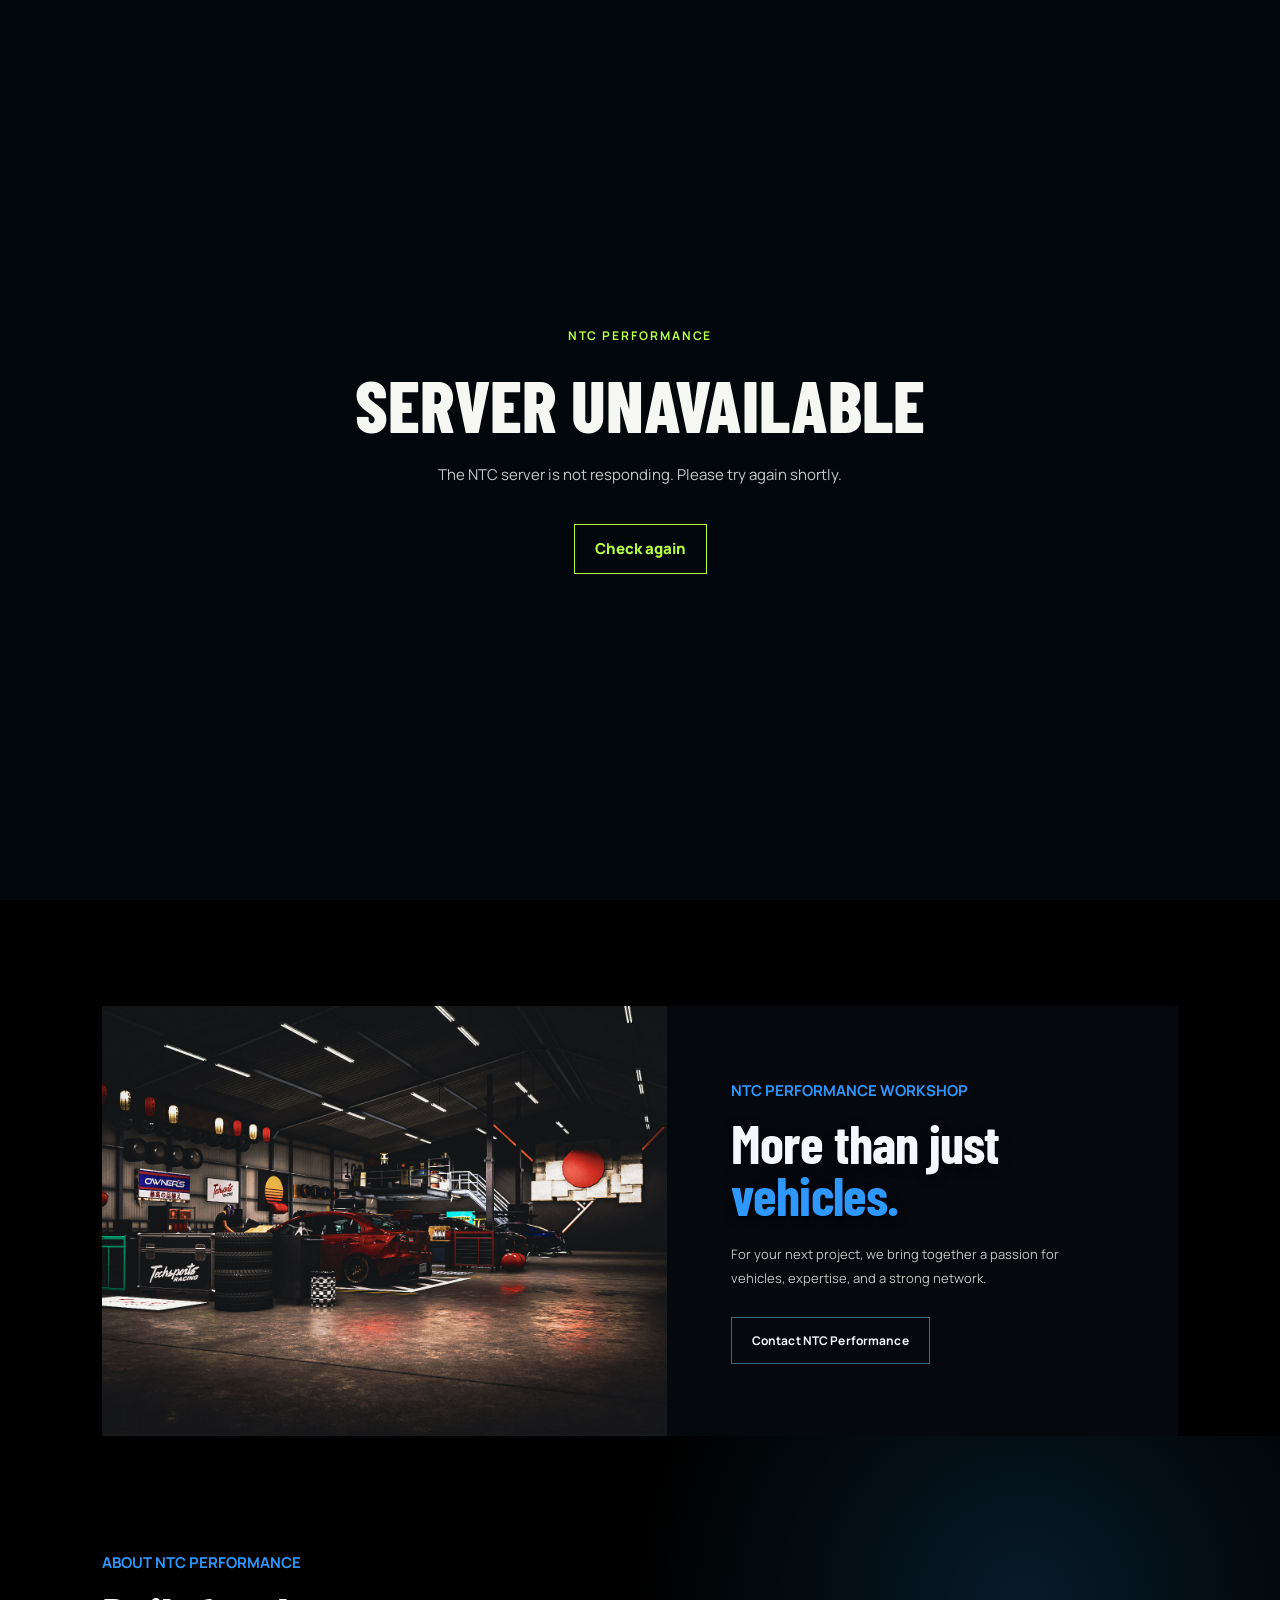
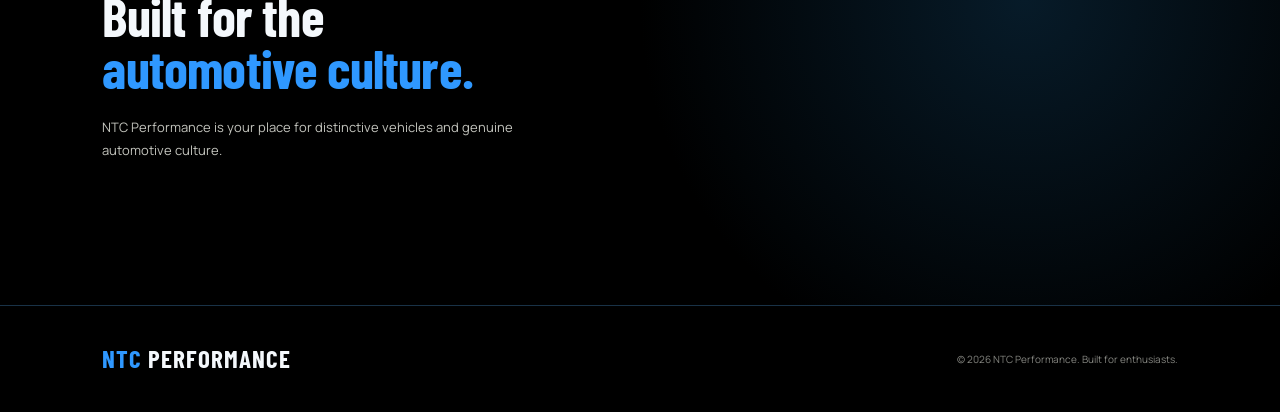
<file: index.html>
<!doctype html>
<html lang="en-US" class="maintenance-checking">
  <head>
    <meta charset="UTF-8"/>
    <meta name="viewport" content="width=device-width,initial-scale=1.0"/>
    <title>NTC Performance | Vehicles</title>
    <meta name="description" content="NTC Performance – your marketplace for selected vehicles."/>
    <meta name="theme-color" content="#02070b"/>
    <link rel="icon" type="image/svg+xml" href="/favicon.svg?v=20261020"/>
    <link rel="shortcut icon" href="/favicon.svg?v=20261020"/>
    <link rel="apple-touch-icon" href="/favicon.svg?v=20261020"/>
    <link rel="manifest" href="/site.webmanifest?v=20261020"/>
    <link rel="preconnect" href="https://fonts.googleapis.com"/>
    <link rel="preconnect" href="https://fonts.gstatic.com" crossorigin/>
    <link href="https://fonts.googleapis.com/css2?family=Barlow+Condensed:wght@500;600;700;800&family=Manrope:wght@400;500;600;700;800&display=swap" rel="stylesheet"/>
    <link rel="stylesheet" href="/styles.css"/>
    <link rel="stylesheet" href="/vehicle.css"/>
    <link rel="stylesheet" href="/server-status.css"/>
    <link rel="stylesheet" href="/maintenance-gate.css"/>
    <script src="/i18n.js"></script>
    <script src="/config.js"></script>
  </head>
  <body>
    <header class="site-header">
      <a class="brand" data-route href="/#home"><span>NTC</span> PERFORMANCE</a>
      <nav class="main-nav" id="main-nav" aria-label="Primary navigation">
        <a data-route href="/#home" class="active" data-i18n="nav.home">Home</a>
        <a data-route href="/fahrzeuge" data-i18n="nav.vehicles">Vehicles</a>
        <a data-route href="/#workshop" data-i18n="nav.workshop">Workshop</a>
        <a data-route href="/#about" data-i18n="nav.about">About NTC Performance</a>
        <div class="mobile-account-nav" id="mobile-account-nav">
        </div>
      </nav>
      <div class="account-area" id="account-area">
      </div>
      <button class="menu-toggle" type="button" data-menu-toggle aria-controls="main-nav" aria-expanded="false" data-i18n-aria-label="nav.openMenu" aria-label="Open menu"><span></span><span></span><span></span></button>
      <button class="btn btn-primary create-trigger" data-i18n="nav.create">+ List a vehicle</button>
    </header>
    <div class="server-status" id="server-status" role="alert" hidden><strong data-i18n="server.offline.title">SERVER UNAVAILABLE</strong><span data-i18n="server.offline.text">The NTC server is not responding right now. Please try again later.</span>
    </div>
    <main id="home">
      <section class="hero">
        <div class="hero-image">
        </div>
        <div class="hero-overlay">
        </div>
        <div class="hero-content">
          <p class="eyebrow" data-i18n="home.marketplace">NTC PERFORMANCE · VEHICLE MARKETPLACE</p>
          <h1><span data-i18n="home.heroLead">Find your</span><br/><em data-i18n="home.heroAccent">next vehicle.</em></h1>
          <p class="hero-copy" data-i18n="home.heroCopy">Selected vehicles for people who want more than simply getting from A to B.</p>
          <form class="search-bar" id="search-form"><span aria-hidden="true">⌕</span><input id="search-input" type="search" data-i18n-aria-label="home.searchAria" aria-label="Search vehicles" data-i18n-placeholder="home.searchPlaceholder" placeholder="Search by make, model, or location ..."/>
          <button data-i18n="common.search">Search</button>
        </form>
        <div class="hero-actions">
          <a class="btn btn-primary" data-route href="/fahrzeuge" data-i18n="home.discover">Discover vehicles</a>
          <button class="text-button create-trigger"><span data-i18n="home.create">List a vehicle</span> <span>→</span></button>
        </div>
        <p class="community-count"><strong id="account-count">0</strong> <span id="account-count-label" data-i18n="home.members.other">members at NTC Performance</span></p>
      </div>
      <div class="hero-stat"><strong>01</strong><span data-i18n="home.stat">Your next vehicle is waiting.</span>
      </div>
    </section>
    <section class="content-section listings-section" id="vehicles">
      <div class="section-heading">
        <div>
          <p class="eyebrow" data-i18n="home.exchange">VEHICLE MARKETPLACE</p>
          <h2><span data-i18n="home.current">Current</span> <em data-i18n="home.vehicles">vehicles</em></h2>
        </div>
        <span id="listing-count"></span>
      </div>
      <div id="listing-grid" class="listing-grid">
      </div>
    </section>
    <section class="workshop" id="workshop">
      <div class="workshop-photo">
      </div>
      <div class="workshop-copy">
        <p class="eyebrow" data-i18n="home.workshop">NTC PERFORMANCE WORKSHOP</p>
        <h2><span data-i18n="home.moreThan">More than just</span><br/><em data-i18n="home.workshopVehicles">vehicles.</em></h2>
        <p data-i18n="home.workshopCopy">For your next project, we bring together a passion for vehicles, expertise, and a strong network.</p>
        <a class="btn btn-outline" href="mailto:werkstatt@ntc-performance.de" data-i18n="home.contact">Contact NTC Performance</a>
      </div>
    </section>
    <section class="about" id="about">
      <p class="eyebrow" data-i18n="home.about">ABOUT NTC PERFORMANCE</p>
      <h2><span data-i18n="home.aboutLead">Built for the</span><br/><em data-i18n="home.aboutAccent">automotive culture.</em></h2>
      <p data-i18n="home.aboutCopy">NTC Performance is your place for distinctive vehicles and genuine automotive culture.</p>
    </section>
  </main>
  <main id="route-view" class="route-view" hidden aria-live="polite">
  </main>
  <footer>
    <a class="brand" data-route href="/#home"><span>NTC</span> PERFORMANCE</a>
    <p data-i18n="footer.copy">© 2026 NTC Performance. Built for enthusiasts.</p>
  </footer>
  <div class="modal" id="account-modal">
    <div class="modal-backdrop" data-close>
    </div>
    <section class="modal-panel account-panel">
      <button class="close-modal" data-close>×</button>
      <p class="eyebrow" data-i18n="auth.account">NTC PERFORMANCE ACCOUNT</p>
      <h2><span data-i18n="auth.headingLead">Your</span> <em data-i18n="auth.headingAccent">account.</em></h2>
      <p class="auth-required" data-i18n="auth.required">You must be logged in to use this feature.</p>
      <div class="account-tabs">
        <button class="account-tab active" data-tab="login" data-i18n="auth.login">Log in</button>
        <button class="account-tab" data-tab="register" data-i18n="auth.register">Register</button>
      </div>
      <form id="login-form" class="account-form active">
        <label><span data-i18n="auth.email">Email address</span><input name="email" type="email" required/></label>
        <label><span data-i18n="auth.password">Password</span><input name="password" type="password" minlength="6" required/></label>
        <button class="btn btn-primary"><span data-i18n="auth.login">Log in</span> →</button>
      </form>
      <form id="register-form" class="account-form">
        <label><span data-i18n="auth.name">Name</span><input name="name" maxlength="40" required/></label>
        <label><span data-i18n="auth.email">Email address</span><input name="email" type="email" required/></label>
        <label><span data-i18n="auth.password">Password</span><input name="password" type="password" minlength="8" required/></label>
        <label id="invite-code-field" hidden><span data-i18n="auth.invite">Invitation code</span><input name="invite_code" type="password" autocomplete="off" maxlength="100" data-i18n-placeholder="auth.invitePlaceholder" placeholder="Code from NTC Performance"/></label>
        <button class="btn btn-primary" data-i18n="auth.create">Create account →</button>
      </form>
    </section>
  </div>
  <div class="modal" id="create-modal">
    <div class="modal-backdrop" data-close>
    </div>
    <section class="modal-panel create-panel">
      <button class="close-modal" data-close>×</button>
      <p class="eyebrow" data-i18n="create.eyebrow">NTC PERFORMANCE · LIST A VEHICLE</p>
      <h2><span data-i18n="create.headingLead">Create a</span> <em data-i18n="create.headingAccent">vehicle.</em></h2>
      <form id="create-form">
        <div class="upload-zone"><input id="images" name="images[]" type="file" accept="image/*" multiple/><span class="upload-icon">↑</span><strong class="upload-required"><span data-i18n="create.images">Add vehicle images</span><b class="required-marker" aria-hidden="true">*</b></strong>
          <small id="image-count">0 / 50 images · Max. 5 MB per image</small>
          <div class="file-preview" id="file-preview">
          </div>
        </div>
        <div class="form-grid">
          <label><span class="field-label"><span data-i18n="create.make">Make</span><b class="required-marker" aria-hidden="true">*</b></span><input name="brand" required/></label>
          <label><span class="field-label"><span data-i18n="create.model">Model</span><b class="required-marker" aria-hidden="true">*</b></span><input name="model" required/></label>
          <label><span class="field-label"><span data-i18n="create.year">Model year</span><b class="required-marker" aria-hidden="true">*</b></span><input name="year" type="number" min="1900" max="2100" required/></label>
          <label><span class="field-label"><span id="create-price-label">Price (USD)</span><b class="required-marker" aria-hidden="true">*</b></span><input name="price" type="number" min="0" required/><input id="create-price-currency" name="price_currency" type="hidden" value="USD"/></label>
          <label><span class="field-label"><span data-i18n="create.mileage">Mileage</span><b class="required-marker" aria-hidden="true">*</b></span><input name="mileage" type="number" min="0" required/></label>
          <label><span class="field-label"><span data-i18n="create.power">HP / Power</span><b class="required-marker" aria-hidden="true">*</b></span><input name="horsepower" type="number" min="1" required/></label>
          <label><span class="field-label"><span data-i18n="create.fuel">Fuel</span><b class="required-marker" aria-hidden="true">*</b></span>
          <select name="fuel" required>
            <option value="petrol" data-i18n="value.petrol">Petrol</option>
            <option value="diesel" data-i18n="value.diesel">Diesel</option>
            <option value="hybrid" data-i18n="value.hybrid">Hybrid</option>
            <option value="electric" data-i18n="value.electric">Electric</option>
          </select>
          </label>
          <label><span class="field-label"><span data-i18n="create.transmission">Transmission</span><b class="required-marker" aria-hidden="true">*</b></span>
          <select name="transmission" required>
            <option value="automatic" data-i18n="value.automatic">Automatic</option>
            <option value="manual" data-i18n="value.manual">Manual</option>
          </select>
          </label>
          <label><span class="field-label"><span data-i18n="create.drive">Drivetrain</span><b class="required-marker" aria-hidden="true">*</b></span>
          <select name="drive" required>
            <option value="rwd" data-i18n="value.rwd">Rear-wheel drive</option>
            <option value="awd" data-i18n="value.awd">All-wheel drive</option>
            <option value="fwd" data-i18n="value.fwd">Front-wheel drive</option>
          </select>
          </label>
          <label><span class="field-label"><span data-i18n="create.color">Color</span><b class="required-marker" aria-hidden="true">*</b></span><input name="color" required/></label>
          <label><span class="field-label"><span data-i18n="create.location">Location</span><b class="required-marker" aria-hidden="true">*</b></span><input name="location" required/></label>
        </div>
        <div id="create-optional-fields">
        </div>
        <label><span class="field-label"><span data-i18n="create.description">Description</span><b class="required-marker" aria-hidden="true">*</b></span><textarea name="description" rows="5" maxlength="1500" required></textarea></label>
        <button class="btn btn-primary submit-listing" data-i18n="create.publish">Publish vehicle →</button>
      </form>
    </section>
  </div>
  <div class="modal" id="rating-modal">
    <div class="modal-backdrop" data-close>
    </div>
    <section class="modal-panel rating-panel">
      <button class="close-modal" data-close data-i18n-aria-label="common.close" aria-label="Close">×</button>
      <p class="eyebrow">NTC PERFORMANCE</p>
      <h2><span data-i18n="rating.headingLead">Submit a</span> <em data-i18n="rating.headingAccent">rating.</em></h2>
      <p class="rating-help" data-i18n="rating.instructions">Choose from one to five stars.</p>
      <div class="rating-picker" id="rating-picker" role="radiogroup" data-i18n-aria-label="rating.aria" aria-label="Vehicle rating">
      </div>
      <p class="rating-selection" id="rating-selection" aria-live="polite"></p>
      <label class="rating-comment-label" for="rating-comment"><span data-i18n="rating.commentLabel">Comment (optional)</span></label>
      <textarea id="rating-comment" maxlength="500" data-i18n-placeholder="rating.commentPlaceholder" placeholder="Your comment (optional, maximum 500 characters)"></textarea>
      <small id="rating-counter">0 / 500</small>
      <button class="btn btn-primary" id="save-rating" data-i18n="rating.save">Save rating →</button>
    </section>
  </div>
  <div class="modal rating-conversation-modal" id="rating-conversation-modal" aria-hidden="true">
    <div class="modal-backdrop" data-close>
    </div>
    <section class="modal-panel rating-conversation-panel" tabindex="-1">
      <button class="close-modal" data-close data-i18n-aria-label="common.close" aria-label="Close">×</button>
      <div id="rating-conversation-content">
      </div>
    </section>
  </div>
  <div class="modal" id="success-modal">
    <div class="modal-backdrop" data-close>
    </div>
    <section class="modal-panel success-panel">
      <div class="success-stars">★★★★★</div>
      <h2><span data-i18n="rating.savedLead">Rating</span> <em data-i18n="rating.savedAccent">saved!</em></h2>
      <p id="success-text"></p>
      <button class="btn btn-primary" data-close data-i18n="common.close">Close</button>
    </section>
  </div>
  <div class="modal image-lightbox" id="image-lightbox" role="dialog" aria-modal="true" data-i18n-aria-label="gallery.dialog" aria-label="Vehicle image in fullscreen">
    <div class="modal-backdrop" data-close>
    </div>
    <section class="lightbox-panel">
      <button class="lightbox-close" data-close data-i18n-aria-label="gallery.close" aria-label="Close fullscreen">×</button>
      <button class="lightbox-nav lightbox-prev" data-lightbox-prev data-i18n-aria-label="gallery.previous" aria-label="Previous image">‹</button>
      <img id="lightbox-image" alt="Vehicle image in fullscreen"/>
      <button class="lightbox-nav lightbox-next" data-lightbox-next data-i18n-aria-label="gallery.next" aria-label="Next image">›</button>
      <div class="lightbox-caption" id="lightbox-caption">
      </div>
    </section>
  </div>
  <div class="action-dialog" id="action-dialog" aria-hidden="true">
    <div class="action-dialog-backdrop" data-dialog-cancel>
    </div>
    <section class="action-dialog-panel" role="alertdialog" aria-modal="true" aria-labelledby="action-dialog-title" aria-describedby="action-dialog-message action-dialog-detail" aria-busy="false" tabindex="-1">
      <div class="action-dialog-mark" aria-hidden="true">!</div>
      <p class="action-dialog-eyebrow" id="action-dialog-eyebrow">NTC PERFORMANCE</p>
      <h2 id="action-dialog-title"></h2>
      <p class="action-dialog-message" id="action-dialog-message"></p>
      <p class="action-dialog-detail" id="action-dialog-detail"></p>
      <p class="action-dialog-error" id="action-dialog-error" role="alert" hidden></p>
      <div class="action-dialog-actions">
        <button class="btn btn-outline" type="button" id="action-dialog-cancel" data-dialog-cancel></button>
        <button class="btn action-dialog-confirm" type="button" id="action-dialog-confirm"></button>
      </div>
    </section>
  </div>
  <div class="toast-region" id="toast-region" aria-live="polite" aria-atomic="false">
  </div>
  <script src="/maintenance-gate.js"></script>
</body>
</html>
</file>
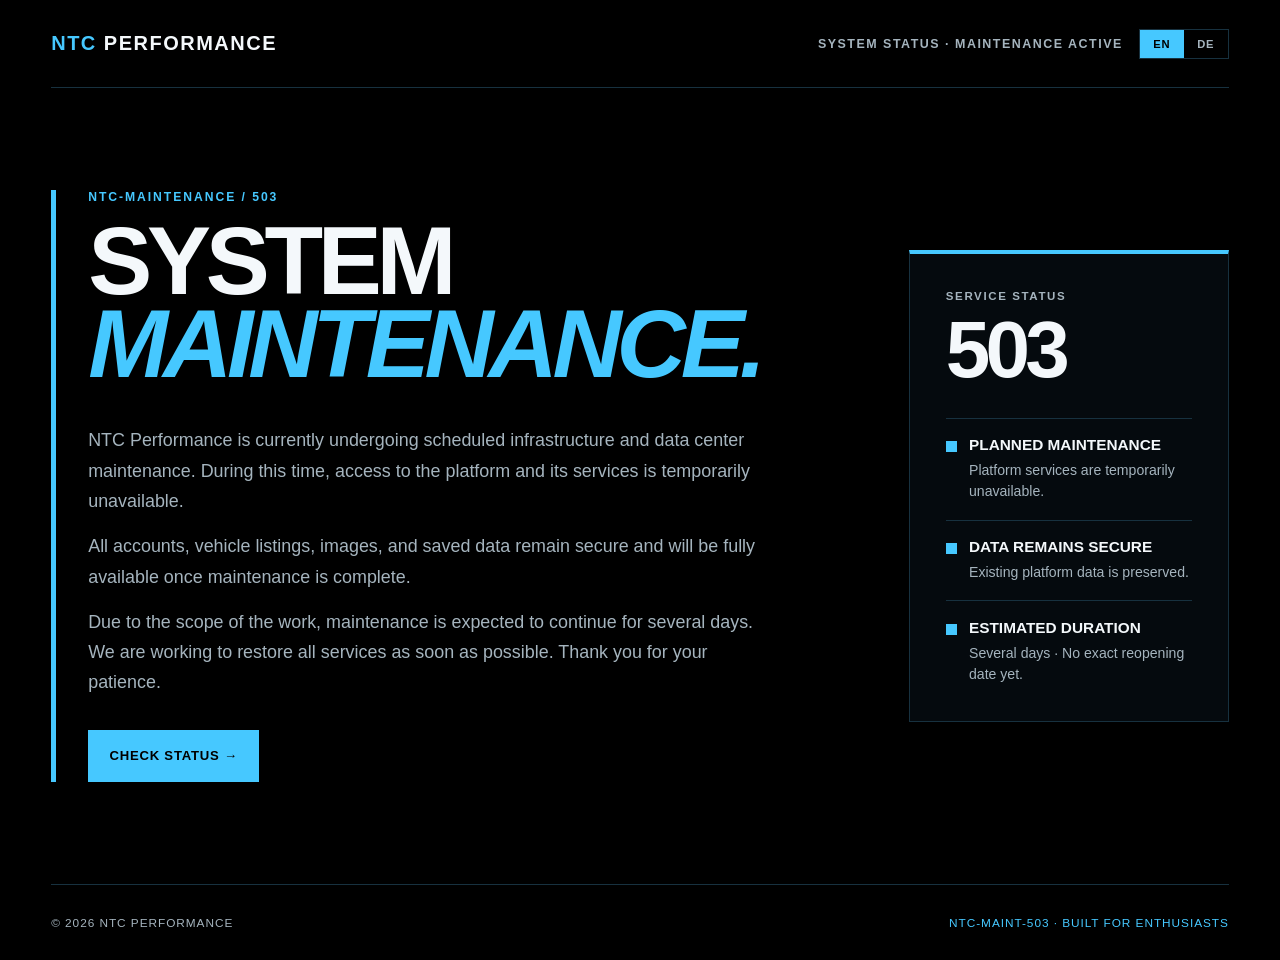
<file: maintenance.html>
<!doctype html>
<html lang="en-US">
<head>
  <meta charset="utf-8">
  <meta name="viewport" content="width=device-width, initial-scale=1">
  <meta name="theme-color" content="#000000">
  <meta name="robots" content="noindex, nofollow">
  <title>NTC Performance · System maintenance</title>
  <style>
    :root {
      color-scheme: dark;
      --black: #000000;
      --panel: #050a0e;
      --white: #f4f8fb;
      --muted: #a5b4be;
      --blue: #46c8ff;
      --line: #17313f;
      font-family: "Segoe UI", Arial, sans-serif;
    }

    *,
    *::before,
    *::after {
      box-sizing: border-box;
    }

    html {
      background: var(--black);
    }

    body {
      margin: 0;
      min-width: 18rem;
      min-height: 100vh;
      min-height: 100svh;
      background: var(--black);
      color: var(--white);
    }

    a {
      color: inherit;
    }

    .language-control {
      position: fixed;
      width: 1px;
      height: 1px;
      overflow: hidden;
      clip-path: inset(50%);
      white-space: nowrap;
    }

    .copy-de {
      display: none !important;
    }

    #language-de:checked ~ .page .copy-en {
      display: none !important;
    }

    #language-de:checked ~ .page .copy-de {
      display: revert !important;
    }

    .page {
      width: min(100%, 90rem);
      min-height: 100vh;
      min-height: 100svh;
      margin: 0 auto;
      padding: 0 clamp(1.25rem, 4vw, 4.5rem);
      display: grid;
      grid-template-rows: auto 1fr auto;
    }

    .topbar {
      min-height: 5.5rem;
      padding: 1.25rem 0;
      border-bottom: 1px solid var(--line);
      display: flex;
      align-items: center;
      justify-content: space-between;
      gap: 1.5rem;
    }

    .brand {
      margin: 0;
      font-size: clamp(1rem, 1.6vw, 1.25rem);
      font-weight: 850;
      letter-spacing: .075em;
      text-transform: uppercase;
    }

    .brand span {
      color: var(--blue);
    }

    .service-state {
      margin: 0;
      color: var(--muted);
      font-size: .78rem;
      font-weight: 700;
      letter-spacing: .12em;
      text-align: right;
      text-transform: uppercase;
    }

    .topbar-tools {
      display: flex;
      align-items: center;
      justify-content: flex-end;
      gap: 1rem;
    }

    .language-switch {
      display: flex;
      border: 1px solid var(--line);
    }

    .language-switch label {
      min-width: 2.75rem;
      padding: .5rem .6rem;
      border: 0;
      background: transparent;
      color: var(--muted);
      cursor: pointer;
      font-size: .7rem;
      font-weight: 850;
      letter-spacing: .08em;
      text-align: center;
    }

    #language-en:checked ~ .page label[for="language-en"],
    #language-de:checked ~ .page label[for="language-de"] {
      background: var(--blue);
      color: var(--black);
    }

    #language-en:focus-visible ~ .page label[for="language-en"],
    #language-de:focus-visible ~ .page label[for="language-de"] {
      outline: 3px solid var(--white);
      outline-offset: 3px;
    }

    main {
      padding: clamp(3rem, 8vw, 8rem) 0;
      display: grid;
      grid-template-columns: minmax(0, 1fr) minmax(16rem, 20rem);
      align-items: center;
      gap: clamp(2.5rem, 5vw, 5rem);
    }

    .message {
      min-width: 0;
      max-width: 48rem;
      padding-left: clamp(1.25rem, 2.5vw, 2rem);
      border-left: .35rem solid var(--blue);
    }

    .eyebrow {
      margin: 0 0 1rem;
      color: var(--blue);
      font-size: .76rem;
      font-weight: 800;
      letter-spacing: .16em;
      text-transform: uppercase;
    }

    h1 {
      max-width: 12ch;
      margin: 0;
      font-family: "Arial Narrow", "Segoe UI", Arial, sans-serif;
      font-size: clamp(3.2rem, 7.5vw, 6.25rem);
      font-stretch: condensed;
      font-weight: 900;
      letter-spacing: -.055em;
      line-height: .86;
      text-transform: uppercase;
    }

    h1 em {
      display: block;
      color: var(--blue);
      font-style: italic;
    }

    .intro {
      max-width: 42rem;
      margin: clamp(1.75rem, 4vw, 2.5rem) 0 0;
      color: var(--muted);
      font-size: clamp(1rem, 1.4vw, 1.16rem);
      line-height: 1.7;
    }

    .intro + .intro {
      margin-top: .9rem;
    }

    .actions {
      margin-top: 2rem;
    }

    .retry {
      min-height: 3.25rem;
      padding: .85rem 1.2rem;
      border: 2px solid var(--blue);
      display: inline-flex;
      align-items: center;
      justify-content: center;
      background: var(--blue);
      color: var(--black);
      font-size: .82rem;
      font-weight: 850;
      letter-spacing: .06em;
      text-decoration: none;
      text-transform: uppercase;
    }

    .retry:hover {
      background: var(--black);
      color: var(--blue);
    }

    .retry:focus-visible {
      outline: 3px solid var(--white);
      outline-offset: 4px;
    }

    .status-panel {
      padding: clamp(1.5rem, 3vw, 2.25rem);
      border-top: .3rem solid var(--blue);
      border-right: 1px solid var(--line);
      border-bottom: 1px solid var(--line);
      border-left: 1px solid var(--line);
      background: var(--panel);
    }

    .status-label {
      margin: 0;
      color: var(--muted);
      font-size: .72rem;
      font-weight: 750;
      letter-spacing: .14em;
      text-transform: uppercase;
    }

    .status-code {
      margin: .45rem 0 1.75rem;
      color: var(--white);
      font-size: clamp(3rem, 7vw, 5rem);
      font-weight: 900;
      letter-spacing: -.06em;
      line-height: 1;
    }

    .status-row {
      padding-top: 1.1rem;
      border-top: 1px solid var(--line);
      display: grid;
      grid-template-columns: .7rem 1fr;
      align-items: start;
      gap: .75rem;
    }

    .status-marker {
      width: .7rem;
      height: .7rem;
      margin-top: .3rem;
      background: var(--blue);
    }

    .status-row strong {
      display: block;
      font-size: .96rem;
    }

    .status-row span:last-child {
      display: block;
      margin-top: .35rem;
      color: var(--muted);
      font-size: .88rem;
      line-height: 1.5;
    }

    .status-row + .status-row {
      margin-top: 1.1rem;
    }

    footer {
      min-height: 4.75rem;
      padding: 1.25rem 0;
      border-top: 1px solid var(--line);
      display: flex;
      align-items: center;
      justify-content: space-between;
      gap: 1.5rem;
      color: var(--muted);
      font-size: .74rem;
      letter-spacing: .08em;
      text-transform: uppercase;
    }

    footer p {
      margin: 0;
    }

    footer p:last-child {
      color: var(--blue);
      text-align: right;
    }

    @media (max-width: 47.5rem) {
      .topbar {
        align-items: flex-start;
      }

      .topbar-tools {
        align-items: flex-end;
        flex-direction: column-reverse;
      }

      main {
        grid-template-columns: 1fr;
        align-content: center;
        gap: 3rem;
      }

      h1 {
        font-size: clamp(3.2rem, 17vw, 6rem);
      }

      .status-panel {
        width: 100%;
      }
    }

    @media (max-width: 28.75rem) {
      .page {
        padding: 0 1rem;
      }

      .topbar,
      footer {
        align-items: flex-start;
        flex-direction: column;
        gap: .55rem;
      }

      .service-state,
      footer p:last-child {
        text-align: left;
      }

      .topbar-tools {
        width: 100%;
        align-items: flex-start;
      }

      main {
        padding: 2.75rem 0;
      }

      .message {
        padding-left: 1rem;
      }

      h1 {
        max-width: 100%;
        font-size: clamp(2.75rem, 14vw, 4rem);
      }

      .intro {
        overflow-wrap: anywhere;
      }

      .retry {
        width: 100%;
      }
    }

    @media (forced-colors: active) {
      .message,
      .retry,
      .status-panel {
        border-color: CanvasText;
      }

      .status-marker {
        background: CanvasText;
      }
    }
  </style>
</head>
<body>
  <input class="language-control" type="radio" name="maintenance-language" id="language-en" checked>
  <input class="language-control" type="radio" name="maintenance-language" id="language-de">
  <div class="page">
    <header class="topbar">
      <p class="brand"><span>NTC</span> Performance</p>
      <div class="topbar-tools">
        <p class="service-state"><span class="copy-en">System status · Maintenance active</span><span class="copy-de" lang="de-DE">Systemstatus · Wartung aktiv</span></p>
        <div class="language-switch" role="group" aria-label="Language / Sprache">
          <label for="language-en" data-language="en-US">EN</label>
          <label for="language-de" data-language="de-DE">DE</label>
        </div>
      </div>
    </header>

    <main>
      <section class="message" aria-labelledby="maintenance-title">
        <p class="eyebrow">NTC-MAINTENANCE / 503</p>
        <h1 id="maintenance-title"><span class="copy-en">System</span><span class="copy-de" lang="de-DE">System-</span><em><span class="copy-en">maintenance.</span><span class="copy-de" lang="de-DE">wartung.</span></em></h1>
        <p class="intro"><span class="copy-en">NTC Performance is currently undergoing scheduled infrastructure and data center maintenance. During this time, access to the platform and its services is temporarily unavailable.</span><span class="copy-de" lang="de-DE">NTC Performance führt derzeit geplante Infrastruktur- und Rechenzentrumsarbeiten durch. Während dieser Zeit sind die Plattform und ihre Dienste vorübergehend nicht erreichbar.</span></p>
        <p class="intro"><span class="copy-en">All accounts, vehicle listings, images, and saved data remain secure and will be fully available once maintenance is complete.</span><span class="copy-de" lang="de-DE">Alle Konten, Fahrzeuganzeigen, Bilder und gespeicherten Daten bleiben sicher und stehen nach Abschluss der Wartungsarbeiten wieder vollständig zur Verfügung.</span></p>
        <p class="intro"><span class="copy-en">Due to the scope of the work, maintenance is expected to continue for several days. We are working to restore all services as soon as possible. Thank you for your patience.</span><span class="copy-de" lang="de-DE">Aufgrund des Umfangs der Arbeiten wird die Wartung voraussichtlich mehrere Tage dauern. Wir arbeiten daran, alle Dienste schnellstmöglich wiederherzustellen. Vielen Dank für deine Geduld.</span></p>
        <div class="actions">
          <a class="retry" href="/"><span class="copy-en">Check status&nbsp;→</span><span class="copy-de" lang="de-DE">Status prüfen&nbsp;→</span></a>
        </div>
      </section>

      <aside class="status-panel" aria-labelledby="status-title">
        <p class="status-label"><span class="copy-en">Service status</span><span class="copy-de" lang="de-DE">Dienststatus</span></p>
        <p class="status-code" aria-label="HTTP status 503">503</p>
        <div class="status-row" role="status">
          <span class="status-marker" aria-hidden="true"></span>
          <div>
            <strong id="status-title"><span class="copy-en">PLANNED MAINTENANCE</span><span class="copy-de" lang="de-DE">GEPLANTE WARTUNG</span></strong>
            <span><span class="copy-en">Platform services are temporarily unavailable.</span><span class="copy-de" lang="de-DE">Die Plattformdienste sind vorübergehend nicht erreichbar.</span></span>
          </div>
        </div>
        <div class="status-row">
          <span class="status-marker" aria-hidden="true"></span>
          <div>
            <strong><span class="copy-en">DATA REMAINS SECURE</span><span class="copy-de" lang="de-DE">DATEN BLEIBEN SICHER</span></strong>
            <span><span class="copy-en">Existing platform data is preserved.</span><span class="copy-de" lang="de-DE">Alle vorhandenen Plattformdaten bleiben erhalten.</span></span>
          </div>
        </div>
        <div class="status-row">
          <span class="status-marker" aria-hidden="true"></span>
          <div>
            <strong><span class="copy-en">ESTIMATED DURATION</span><span class="copy-de" lang="de-DE">VORAUSSICHTLICHE DAUER</span></strong>
            <span><span class="copy-en">Several days · No exact reopening date yet.</span><span class="copy-de" lang="de-DE">Mehrere Tage · Noch kein genaues Enddatum.</span></span>
          </div>
        </div>
      </aside>
    </main>

    <footer>
      <p>© 2026 NTC Performance</p>
      <p>NTC-MAINT-503 · Built for enthusiasts</p>
    </footer>
  </div>
</body>
</html>
</file>
<file: styles.css>
:root{--bg:#101111;--panel:#181a1a;--line:#2d3030;--white:#f4f2eb;--muted:#aaa9a3;--lime:#d6ff45;--font:'Manrope',sans-serif;--display:'Barlow Condensed',sans-serif}*{box-sizing:border-box}html{scroll-behavior:smooth}body{margin:0;background:var(--bg);color:var(--white);font-family:var(--font);font-size:14px}button,input,select,textarea{font:inherit}button{cursor:pointer}.site-header{height:76px;display:flex;align-items:center;gap:32px;padding:0 clamp(24px,5vw,88px);position:absolute;z-index:4;width:100%;border-bottom:1px solid rgba(255,255,255,.13)}.brand{font-family:var(--display);font-size:25px;font-weight:800;letter-spacing:.6px;color:var(--white);text-decoration:none;white-space:nowrap}.brand span{color:var(--lime)}.main-nav{display:flex;align-items:center;justify-content:center;gap:24px;flex:1}.main-nav a{color:#d7d7d1;text-decoration:none;font-size:12px;font-weight:700}.main-nav a:hover,.main-nav a.active{color:var(--lime)}.btn{border:0;padding:13px 20px;font-weight:800;text-decoration:none;display:inline-flex;align-items:center;justify-content:center;gap:10px;font-size:12px;letter-spacing:.1px;transition:.2s}.btn-primary{background:var(--lime);color:#0f110a}.btn-primary:hover{background:#e3ff7c;transform:translateY(-2px)}.menu-toggle{display:none}.hero{min-height:690px;position:relative;display:flex;align-items:flex-end;overflow:hidden}.hero-image,.hero-overlay{position:absolute;inset:0}.hero-image{background-image:url('https://images.unsplash.com/photo-1503376780353-7e6692767b70?auto=format&fit=crop&w=1800&q=88');background-position:center;background-size:cover;filter:saturate(.75)}.hero-overlay{background:linear-gradient(90deg,rgba(5,7,7,.92) 0%,rgba(5,7,7,.58) 46%,rgba(5,7,7,.14) 75%),linear-gradient(0deg,rgba(8,10,10,.65),transparent 58%)}.hero-content{position:relative;z-index:1;max-width:840px;margin:0 0 83px clamp(24px,10vw,180px)}.eyebrow{color:var(--lime);font-size:10px;font-weight:800;letter-spacing:2.1px;margin:0 0 14px}.hero h1,h2{font:700 clamp(49px,7vw,96px)/.86 var(--display);text-transform:uppercase;letter-spacing:-1.7px;margin:0}.hero h1 em,h2 em{font-style:italic;color:var(--lime)}.hero-copy{max-width:480px;color:#e1e0da;font-size:15px;line-height:1.65;margin:23px 0}.search-bar{height:58px;display:flex;background:#f2f1ec;color:#161717;max-width:676px;margin-top:30px}.search-bar span{font:34px/48px var(--display);padding:0 10px 0 18px}.search-bar input{min-width:0;flex:1;border:0;background:transparent;outline:0;font-size:12px}.search-bar button{border:0;background:#242827;color:#fff;padding:0 24px;font-size:12px;font-weight:800}.hero-actions{display:flex;gap:24px;align-items:center;margin-top:25px}.text-button,.link-button{border:0;background:none;color:var(--white);font-size:12px;font-weight:800;padding:0}.text-button span{color:var(--lime);font-size:19px;margin-left:7px}.hero-stat{position:absolute;z-index:1;right:clamp(24px,8vw,135px);bottom:52px;display:flex;align-items:center;gap:13px}.hero-stat strong{color:var(--lime);font:800 46px var(--display)}.hero-stat span{font-size:10px;line-height:1.3;font-weight:700;text-transform:uppercase;letter-spacing:.7px}.category-strip{background:#161818;display:grid;grid-template-columns:repeat(7,1fr);border-bottom:1px solid var(--line)}.category-strip button{height:95px;color:#d8d8d2;background:transparent;border:0;border-right:1px solid var(--line);display:flex;align-items:center;justify-content:center;gap:9px;font-size:11px;font-weight:800;transition:.2s}.category-strip button:last-child{border:0}.category-strip button b{color:var(--lime);font-size:18px}.category-strip button:hover,.category-strip button.active{background:var(--lime);color:#121313}.category-strip button:hover b,.category-strip button.active b{color:#121313}.content-section{padding:100px clamp(24px,8vw,140px)}.section-heading{display:flex;align-items:end;justify-content:space-between;margin-bottom:33px}.section-heading h2,.workshop h2,.about h2{font-size:54px}.heading-actions{display:flex;gap:18px;align-items:center;color:var(--muted);font-size:11px}.link-button{color:var(--lime);text-decoration:underline}.listing-grid{display:grid;grid-template-columns:repeat(3,minmax(0,1fr));gap:18px}.listing-card{background:var(--panel);min-width:0;cursor:pointer;transition:transform .25s,box-shadow .25s}.listing-card:hover{transform:translateY(-6px);box-shadow:0 18px 34px #0006}.card-photo{height:233px;position:relative;background:#202222 center/cover}.card-category{position:absolute;top:13px;left:13px;background:#0d0f0f;padding:6px 9px;font-size:9px;font-weight:800;text-transform:uppercase}.card-gallery-count{position:absolute;right:10px;bottom:10px;background:#121313d9;padding:5px 8px;font-size:10px}.card-body{padding:18px}.card-body h3{font-size:15px;margin:0 0 13px;white-space:nowrap;overflow:hidden;text-overflow:ellipsis}.card-meta{display:flex;align-items:center;justify-content:space-between;color:#c7c6bf;font-size:11px}.rating{color:var(--lime);font-weight:800}.price{font-size:19px;font-weight:800;color:var(--white)}.workshop{margin:0 clamp(24px,8vw,140px);background:#202321;min-height:430px;display:grid;grid-template-columns:1.05fr .95fr}.workshop-photo{background:url('https://images.unsplash.com/photo-1486754735734-325b5831c3ad?auto=format&fit=crop&w=1200&q=85') center/cover}.workshop-copy{padding:58px clamp(28px,5vw,82px);align-self:center}.workshop-copy p:not(.eyebrow),.about>p:last-child{color:#c3c4bd;line-height:1.8;max-width:430px;font-size:13px;margin:22px 0 27px}.btn-outline{border:1px solid #72746d;color:var(--white);background:transparent}.btn-outline:hover{border-color:var(--lime);color:var(--lime)}.about{padding:115px clamp(24px,8vw,140px);background:radial-gradient(circle at 80% 35%,#252820,transparent 35%)}footer{padding:35px clamp(24px,8vw,140px);border-top:1px solid var(--line);display:flex;justify-content:space-between;align-items:center}footer p{color:#858680;font-size:10px}.modal{display:none;position:fixed;z-index:10;inset:0;padding:20px;align-items:center;justify-content:center}.modal.open{display:flex}.modal-backdrop{position:absolute;inset:0;background:#000b;backdrop-filter:blur(4px)}.modal-panel{position:relative;background:#191b1a;border:1px solid #383b38;width:min(720px,100%);max-height:calc(100vh - 40px);overflow:auto;padding:42px;z-index:1}.close-modal{position:absolute;right:16px;top:12px;background:none;border:0;color:#fff;font-size:30px;line-height:1}.modal-panel h2{font-size:48px;margin-bottom:28px}.upload-zone{min-height:152px;border:1px dashed #656960;display:flex;flex-direction:column;align-items:center;justify-content:center;position:relative;text-align:center;margin-bottom:20px;overflow:hidden}.upload-zone input{position:absolute;inset:0;opacity:0;cursor:pointer;z-index:1}.upload-zone strong{font-size:12px;margin:5px}.upload-zone small{color:#969991;font-size:10px}.upload-icon{color:var(--lime);font-size:26px}.file-preview{display:flex;gap:5px;position:absolute;inset:0;z-index:0}.file-preview:empty{display:none}.file-preview img{width:100%;min-width:0;object-fit:cover;filter:brightness(.6)}label{display:flex;flex-direction:column;gap:7px;font-size:10px;text-transform:uppercase;font-weight:800;letter-spacing:.6px;margin-bottom:17px;color:#d6d6cf}input,select,textarea{border:1px solid #3a3d3a;color:#f1f0ea;background:#121414;padding:12px;outline:0;text-transform:none;letter-spacing:0}input:focus,select:focus,textarea:focus{border-color:var(--lime)}select{color:#f1f0ea}.form-grid{display:grid;grid-template-columns:1fr 1fr;gap:0 16px}.submit-listing{width:100%;margin-top:2px}.detail-panel{width:min(1010px,100%);padding:0;display:grid;grid-template-columns:1.15fr .85fr}.detail-gallery{min-height:570px;background:#222 center/cover;position:relative}.detail-close{position:absolute;top:16px;left:16px;z-index:2;border:0;background:#111d;color:#fff;font-size:25px;width:39px;height:39px}.gallery-controls{position:absolute;bottom:14px;left:14px;right:14px;display:flex;gap:7px}.gallery-thumb{width:52px;height:43px;border:2px solid transparent;background:center/cover;opacity:.75}.gallery-thumb.active{border-color:var(--lime);opacity:1}.detail-info{padding:56px 37px}.detail-info h2{font-size:43px;margin:13px 0}.detail-price{font-size:28px;font-weight:800;margin:24px 0}.detail-description{color:#c7c6bf;font-size:13px;line-height:1.75;border-top:1px solid var(--line);padding-top:23px}.stars{display:flex;gap:4px;margin:23px 0 6px}.star{border:0;background:none;color:#535852;font-size:24px;padding:0;transition:color .15s}.star:hover,.star.selected{color:var(--lime)}.rating-summary{font-size:12px;color:#bebeb7}.detail-seller{font-size:11px;color:var(--muted);margin:21px 0}.contact-button{width:100%;margin-top:20px}.toast{position:fixed;left:50%;bottom:24px;transform:translate(-50%,30px);background:var(--lime);color:#131510;padding:13px 18px;font-size:12px;font-weight:800;opacity:0;transition:.25s;z-index:15;pointer-events:none}.toast.show{opacity:1;transform:translate(-50%,0)}.empty{grid-column:1/-1;color:var(--muted);padding:55px 0;text-align:center}
@media(max-width:900px){.main-nav{gap:13px}.site-header{gap:15px}.site-header>.btn{display:none}.listing-grid{grid-template-columns:repeat(2,1fr)}.category-strip{overflow:auto;display:flex}.category-strip button{min-width:145px}.hero-content{margin-left:8vw}.detail-panel{grid-template-columns:1fr}.detail-gallery{min-height:390px}.detail-info{padding:34px}.workshop{grid-template-columns:1fr}.workshop-photo{min-height:270px}}
@media(max-width:620px){.site-header{height:64px;padding:0 20px}.main-nav{display:none;position:absolute;top:64px;left:0;right:0;background:#151717;flex-direction:column;padding:22px;align-items:flex-start;border-bottom:1px solid var(--line)}.main-nav.open{display:flex}.menu-toggle{display:block;background:none;color:#fff;border:0;font-size:23px;margin-left:auto}.hero{min-height:650px}.hero-content{margin:0 24px 65px}.hero h1{font-size:55px}.hero-stat{display:none}.search-bar{height:52px}.search-bar button{padding:0 13px}.search-bar input{font-size:10px}.hero-actions{gap:16px}.content-section{padding:66px 24px}.section-heading h2,.workshop h2,.about h2{font-size:43px}.listing-grid{grid-template-columns:1fr}.card-photo{height:235px}.workshop{margin:0 24px}.about{padding:75px 24px}footer{padding:28px 24px;display:block}footer p{margin-top:12px}.modal{padding:9px}.modal-panel{padding:31px 20px}.form-grid{grid-template-columns:1fr}.detail-panel{padding:0}.detail-gallery{min-height:280px}.detail-info{padding:28px 21px}.detail-info h2{font-size:38px}.modal-panel h2{font-size:43px}}
.admin-button,.logout-button{border:1px solid #3a3d3a;background:transparent;color:var(--white);padding:9px 11px;font-size:10px;font-weight:800}.admin-button{border-color:var(--lime);color:var(--lime)}.admin-panel{width:min(760px,100%)}.admin-intro{max-width:580px;color:var(--muted);line-height:1.65;margin:-11px 0 25px}.admin-summary{display:grid;grid-template-columns:repeat(2,minmax(0,1fr));gap:12px;margin-bottom:30px}.admin-summary>div{background:#101212;border:1px solid var(--line);padding:17px}.admin-summary b{display:block;font:800 36px var(--display);color:var(--lime)}.admin-summary span{color:var(--muted);font-size:10px;font-weight:800;text-transform:uppercase;letter-spacing:.8px}.admin-panel h3{font:800 24px var(--display);letter-spacing:.2px;text-transform:uppercase;margin:0 0 12px}.activity-list{border-top:1px solid var(--line)}.activity-entry{display:grid;grid-template-columns:minmax(100px,.55fr) 1fr auto;gap:12px;align-items:start;padding:13px 0;border-bottom:1px solid var(--line);font-size:12px}.activity-entry span{color:#c6c6c0}.activity-entry time{color:var(--muted);font-size:10px;white-space:nowrap}@media(max-width:620px){.activity-entry{grid-template-columns:1fr auto}.activity-entry span{grid-column:1/-1;grid-row:2}.admin-summary b{font-size:31px}}
</file>
<file: vehicle.css>
.account-area{display:flex;gap:10px;align-items:center}.account-button,.logout-button,.register-button{border:0;background:transparent;color:#fff;font-size:11px;font-weight:800}.register-button{border:1px solid #64685f;color:var(--lime);padding:7px 9px}.logout-button{border:1px solid #555;padding:7px;color:#bbb}.community-count{font-size:11px;color:#ddd;margin-top:17px}.community-count strong{color:var(--lime);font-size:16px}.vehicle-specs{display:grid;grid-template-columns:repeat(2,minmax(0,1fr));column-gap:18px;border-top:1px solid var(--line);margin:22px 0}.vehicle-specs div{min-width:0;padding:10px 0;border-bottom:1px solid var(--line);font-size:11px;color:#aaa}.vehicle-specs b{display:block;min-width:0;color:#fff;margin-top:3px;white-space:normal;overflow-wrap:anywhere;word-break:normal}.card-data{color:#bcbdb7;font-size:11px;margin:0 0 13px}.card-link{display:block;color:var(--lime);font-size:11px;font-weight:800;margin-top:17px}.account-tabs{display:flex;gap:24px;border-bottom:1px solid var(--line);margin-bottom:20px}.account-tab{background:none;border:0;color:#888;font-weight:800;padding:0 0 11px}.account-tab.active{color:var(--lime);border-bottom:2px solid var(--lime)}.account-form{display:none}.account-form.active{display:block}.account-form .btn{width:100%}.auth-required{color:#babbb4;font-size:12px;line-height:1.6;margin:-10px 0 21px}.rating-picker{color:#5d625a;font-size:42px;letter-spacing:5px;margin:20px 0;cursor:pointer}.rating-picker span.active,.rating-picker span:hover{color:var(--lime)}.rating-panel textarea{width:100%;resize:vertical}.rating-panel small{display:block;color:#999;text-align:right;margin:5px 0 17px}.rating-panel .btn{width:100%}.success-panel{text-align:center}.success-stars{color:var(--lime);font-size:38px;letter-spacing:6px;animation:pulse .65s ease-out}.success-panel p{color:#c5c5be;margin:17px 0 23px}.comments{border-top:1px solid var(--line);margin-top:25px;padding-top:22px}.comments h3{font:700 27px var(--display);margin:0 0 15px;text-transform:uppercase}.comment{border-top:1px solid #30332f;padding:14px 0;font-size:12px;line-height:1.6;color:#c6c7c0}.comment strong{display:block;color:#fff;font-size:11px}.comment-form textarea{width:100%;resize:vertical;margin:10px 0}.comment-form .btn{width:100%}.delete-listing{width:100%;margin-top:10px;border:1px solid #a55;background:transparent;color:#f99;padding:12px}.detail-info{overflow:auto}.detail-info h2{font-size:40px}.detail-gallery{min-height:600px}.rating-open{cursor:pointer}.rating-open:hover{color:var(--lime)}@keyframes pulse{0%{transform:scale(.6);opacity:0}70%{transform:scale(1.15)}100%{transform:scale(1);opacity:1}}@media(max-width:620px){.site-header{height:auto;min-height:64px;flex-wrap:wrap;padding-top:9px;padding-bottom:9px}.account-area{margin-left:auto;flex-wrap:wrap;justify-content:flex-end;max-width:100%}.account-button{max-width:130px;overflow:hidden;text-overflow:ellipsis;white-space:nowrap}.logout-button{display:inline-flex}.register-button{display:none}.detail-gallery{min-height:285px}.detail-info h2{font-size:35px}}
.hero-image{background-image:url('assets/ford-raptor-hero.png')!important;background-position:center 52%}.workshop-photo{background-image:url('assets/ntc-workshop.png')!important;background-position:center;background-size:cover}
:root{--bg:#000000;--panel:#06090d;--line:#193247;--white:#f4f8fc;--muted:#8997a5;--lime:#4ccaff}.site-header{background:linear-gradient(180deg,rgba(0,0,0,.82),rgba(0,0,0,.34));border-bottom-color:rgba(76,202,255,.24)}body,.category-strip{background:#000}.category-strip{border-bottom-color:#193247}.category-strip button{border-right-color:#193247}.category-strip button:hover,.category-strip button.active{background:#4ccaff;color:#00121e}.category-strip button:hover b,.category-strip button.active b{color:#00121e}.hero-overlay{background:linear-gradient(90deg,rgba(0,0,0,.94) 0%,rgba(0,8,16,.64) 48%,rgba(0,0,0,.12) 76%),linear-gradient(0deg,rgba(0,0,0,.8),transparent 62%)}.btn-primary{background:#4ccaff;color:#00131f;box-shadow:0 0 22px rgba(76,202,255,.16)}.btn-primary:hover{background:#8cddff;box-shadow:0 0 34px rgba(76,202,255,.3)}.search-bar{background:#f4f8fc}.search-bar button{background:#071621}.listing-card,.modal-panel{background:#06090d;border:1px solid rgba(76,202,255,.13)}.listing-card:hover{box-shadow:0 18px 34px rgba(0,0,0,.75),0 0 0 1px rgba(76,202,255,.32)}.workshop{background:#05080c}.about{background:radial-gradient(circle at 80% 35%,#071b29,transparent 36%)}.btn-outline{border-color:#3d6a82}.btn-outline:hover{border-color:#4ccaff;color:#4ccaff}.upload-zone{border-color:#3d6a82;background:#02070b}.upload-icon,.rating,.card-link,.community-count strong,.account-tab.active,.register-button{color:#4ccaff}.account-tab.active{border-bottom-color:#4ccaff}.register-button{border-color:#315d74}.rating-picker{color:#29404f}.rating-picker span.active,.rating-picker span:hover{color:#4ccaff}.success-stars{color:#4ccaff}.vehicle-specs,.comments,.comment{border-color:#193247}.detail-owner-note{color:#4ccaff}.toast{background:#4ccaff;color:#00131f}.hero-image{filter:saturate(.88) contrast(1.06)}
.search-bar input{color:#03131f!important;caret-color:#167ca8;font-weight:600}.search-bar input::placeholder{color:#5e7180;opacity:1}
.settings-panel{width:min(680px,100%)}.settings-panel h2{margin-bottom:25px}.settings-profile{display:flex;gap:17px;align-items:center;padding:17px 0 22px;border-bottom:1px solid var(--line);margin-bottom:22px}.avatar-preview{width:76px;height:76px;flex:0 0 76px;display:grid;place-items:center;overflow:hidden;border:1px solid #315d74;border-radius:50%;background:#071621;color:var(--lime);font-size:28px}.avatar-preview img{width:100%;height:100%;object-fit:cover}.avatar-label{display:block!important;color:var(--lime)!important;cursor:pointer}.avatar-label input{display:block!important;margin-top:7px;padding:6px!important;font-size:10px}.settings-profile small,.password-form small,label small{display:block;color:#8fa0ac;font-size:10px;line-height:1.45;margin-top:5px;text-transform:none;letter-spacing:0}.settings-profile .link-button{font-size:10px;margin-top:9px}.settings-grid,.preference-row{display:grid;grid-template-columns:1fr 1fr;gap:15px}.preference-row{margin:0 0 20px}.preference-row label{flex-direction:row;align-items:center;gap:8px;margin:0;font-size:10px}.preference-row input{width:15px;height:15px;accent-color:#4ccaff}.settings-panel textarea{resize:vertical}.password-form{padding-top:24px;margin-top:26px;border-top:1px solid var(--line)}.password-form h3{font:700 26px var(--display);margin:0 0 18px;text-transform:uppercase}.password-form .btn{margin-top:0}.password-form .btn:disabled,.avatar-label:has(input:disabled){opacity:.45;cursor:not-allowed}@media(max-width:620px){.settings-grid,.preference-row{grid-template-columns:1fr}.settings-profile{align-items:flex-start}.settings-panel{padding:31px 20px}}
.account-avatar{width:22px;height:22px;border-radius:50%;object-fit:cover;vertical-align:middle;margin-right:6px;border:1px solid rgba(76,202,255,.65)}

/* NTC typography system: focused display type, highly readable UI text. */
:root{--font:'Manrope','Segoe UI',Arial,sans-serif;--display:'Barlow Condensed','Arial Narrow',Arial,sans-serif}
body{font-family:var(--font);font-size:15px;line-height:1.6}
button,input,select,textarea{font-family:var(--font)}
.brand,.hero h1,h2,.comments h3,.password-form h3,.admin-panel h3,.admin-summary b,.hero-stat strong{font-family:var(--display);font-style:normal}
.brand{font-weight:700;letter-spacing:.04em;line-height:1}
.hero h1{font-weight:700;line-height:.9;letter-spacing:-.025em;text-transform:none}
.hero h1,h2{font-style:normal}
.hero h1 em,h2 em{font-style:normal;font-weight:700;letter-spacing:inherit}
.hero h1{transform:skewX(-11deg);transform-origin:left bottom;text-shadow:0 4px 18px rgba(0,0,0,.48)}
.hero h1>em{display:inline-block;transform:skewX(22deg);transform-origin:left bottom}
.section-heading h2,.workshop h2,.about h2,.modal-panel h2,.detail-info h2,.comments h3,.password-form h3,.admin-panel h3{transform:none;font-style:normal;text-shadow:0 3px 12px rgba(0,0,0,.42)}
.section-heading h2>em,.workshop h2>em,.about h2>em,.modal-panel h2>em,.detail-info h2>em{display:inline;transform:none;font-style:normal}
.section-heading h2,.workshop h2,.about h2,.modal-panel h2,.detail-info h2{font-weight:700;line-height:.96;letter-spacing:-.015em;text-transform:none}
.comments h3,.password-form h3,.admin-panel h3{font-weight:700;line-height:1;letter-spacing:-.01em;text-transform:none}
.main-nav a,.account-button,.logout-button,.register-button,.account-tab,.text-button,.link-button{font-weight:600;letter-spacing:.01em}
.btn,.search-bar button,.category-strip button,.card-link{font-weight:700;letter-spacing:.01em}

/* Saved account accent. OLED Blue is electric blue; OLED Ice is a brighter icy cyan. */
:root{--accent:#2f98ff;--accent-rgb:47,152,255;--accent-hover:#70baff;--accent-ink:#001225;--lime:var(--accent)}
:root[data-appearance="oled-ice"]{--accent:#9beeff;--accent-rgb:155,238,255;--accent-hover:#cef8ff;--accent-ink:#00171c;--line:#28505c}
.site-header{border-bottom-color:rgba(var(--accent-rgb),.24)}
.category-strip button:hover,.category-strip button.active{background:var(--accent);color:var(--accent-ink)}
.category-strip button:hover b,.category-strip button.active b{color:var(--accent-ink)}
.btn-primary{background:var(--accent);color:var(--accent-ink);box-shadow:0 0 22px rgba(var(--accent-rgb),.16)}
.btn-primary:hover{background:var(--accent-hover);box-shadow:0 0 34px rgba(var(--accent-rgb),.3)}
.listing-card,.modal-panel{border-color:rgba(var(--accent-rgb),.13)}
.listing-card:hover{box-shadow:0 18px 34px rgba(0,0,0,.75),0 0 0 1px rgba(var(--accent-rgb),.32)}
.btn-outline:hover{border-color:var(--accent);color:var(--accent)}
.upload-icon,.rating,.card-link,.community-count strong,.account-tab.active,.register-button,.detail-owner-note{color:var(--accent)}
.account-tab.active{border-bottom-color:var(--accent)}
.rating-picker span.active,.rating-picker span:hover,.success-stars{color:var(--accent)}
.toast{background:var(--accent);color:var(--accent-ink)}
.preference-row input{accent-color:var(--accent)}
.account-avatar{border-color:rgba(var(--accent-rgb),.65)}

.accent-picker{border:0;border-top:1px solid var(--line);border-bottom:1px solid var(--line);padding:18px 0 20px;margin:4px 0 20px;min-width:0}
.accent-picker legend{padding:0 10px 0 0;color:#fff;font-size:11px;font-weight:800;letter-spacing:.06em;text-transform:uppercase}
.accent-picker>small{display:block;color:#8fa0ac;font-size:10px;line-height:1.45;margin-top:12px;text-transform:none;letter-spacing:0}
.accent-swatches{display:grid;grid-template-columns:repeat(8,minmax(34px,1fr));gap:10px;margin:4px 0 16px}
.accent-swatch{height:42px;border:1px solid rgba(255,255,255,.22);background:#05080c;padding:5px;cursor:pointer;transition:transform .16s ease,border-color .16s ease,box-shadow .16s ease}
.accent-swatch span{display:block;width:100%;height:100%;background:var(--swatch)}
.accent-swatch:hover{transform:translateY(-2px);border-color:#fff}
.accent-swatch.active{border-color:#fff;box-shadow:0 0 0 2px #06090d,0 0 0 4px var(--accent),0 0 18px rgba(var(--accent-rgb),.28)}
.custom-accent-row{display:grid;grid-template-columns:minmax(120px,.85fr) minmax(150px,1fr) auto;gap:12px;align-items:end}
.custom-accent-row label{margin:0}
.custom-accent-row label>span{display:block;margin-bottom:6px}
.custom-accent-row input[type="color"]{height:46px;padding:4px;cursor:pointer}
.custom-accent-row input[type="text"]{height:46px;font-family:ui-monospace,'Cascadia Mono',Consolas,monospace;text-transform:uppercase}
.custom-accent-row input.invalid{border-color:#ff6677;box-shadow:0 0 0 1px #ff6677}
.reset-accent{height:46px;white-space:nowrap}
@media(max-width:620px){.accent-swatches{grid-template-columns:repeat(4,1fr)}.custom-accent-row{grid-template-columns:1fr 1fr}.reset-accent{grid-column:1/-1;width:100%}}
.eyebrow,label,.card-category,.admin-summary span{font-size:11px;font-weight:700;letter-spacing:.08em}
.hero-copy,.detail-description,.workshop-copy p,.about p,.admin-intro{font-family:var(--font);font-size:15px;line-height:1.65;letter-spacing:0}
.card-body h3{font-family:var(--font);font-size:16px;font-weight:700;line-height:1.3;letter-spacing:-.01em}
.card-meta,.card-data,.card-link,.vehicle-specs div,.detail-seller,.rating-summary,.comment,.activity-entry{font-size:12px}
.vehicle-specs b,.comment strong{font-size:13px;font-weight:600}
input,select,textarea{font-size:14px;line-height:1.45}
.settings-profile small,.password-form small,label small,.upload-zone small,.activity-entry time{font-size:11px;line-height:1.5}
@media(max-width:620px){body{font-size:15px}.hero h1{font-size:clamp(48px,14vw,58px);line-height:.91}.section-heading h2,.workshop h2,.about h2{font-size:clamp(40px,11vw,46px)}input,select,textarea,.search-bar input{font-size:16px}}

/* Route-based listing detail page. */
[hidden]{display:none!important}.listing-card{display:block;color:inherit;text-decoration:none}.route-view{min-height:100vh;padding:118px clamp(24px,8vw,140px) 88px;background:radial-gradient(circle at 18% 5%,rgba(var(--accent-rgb),.12),transparent 31%),#000}.route-shell{width:min(1280px,100%);margin:0 auto}.route-back{display:inline-flex;color:var(--accent);font-size:12px;font-weight:700;text-decoration:none;margin-bottom:24px}.route-back:hover{text-decoration:underline}.detail-page-card{display:grid;grid-template-columns:minmax(0,1.15fr) minmax(360px,.85fr);grid-template-areas:"gallery info" "description info";align-items:start;background:#06090d;border:1px solid rgba(var(--accent-rgb),.18);box-shadow:0 24px 70px rgba(0,0,0,.46)}.detail-page-card .detail-info{grid-area:info;padding:52px 42px;overflow:visible}.detail-page-card .detail-gallery{grid-area:gallery;min-height:720px}.detail-description-panel{grid-area:description;padding:32px 38px 38px;background:#03070a;border-top:1px solid var(--line)}.detail-description-panel .eyebrow{margin:0 0 13px;color:var(--accent)}.detail-description{margin:0;color:#d7dde2;white-space:pre-wrap;overflow-wrap:anywhere}.route-message{width:min(720px,100%);margin:12vh auto 0;padding:48px;background:#06090d;border:1px solid rgba(var(--accent-rgb),.18);text-align:center}.route-message h1{font:700 clamp(42px,6vw,68px)/.95 var(--display);margin:0}.route-message p:not(.eyebrow){color:var(--muted);margin:20px auto 26px;max-width:520px}.route-active .site-header{background:#000;border-bottom-color:rgba(var(--accent-rgb),.24)}
@media(max-width:900px){.detail-page-card{grid-template-columns:1fr;grid-template-areas:"gallery" "description" "info"}.detail-page-card .detail-gallery{min-height:500px}.route-view{padding-top:105px}}
@media(max-width:620px){.route-view{padding:92px 16px 48px}.detail-page-card .detail-gallery{min-height:300px}.detail-page-card .detail-info{padding:30px 22px}.detail-description-panel{padding:25px 22px 28px}.route-message{padding:34px 22px;margin-top:8vh}}

/* Full-page account, profile and creation routes. Only compact confirmations remain dialogs. */
.route-panel-shell{width:min(980px,100%)}.route-panel-slot>.modal.route-mounted{display:block;position:static;inset:auto;padding:0;background:transparent}.route-panel-slot>.modal.route-mounted>.modal-backdrop,.route-panel-slot>.modal.route-mounted .close-modal{display:none}.route-panel-slot>.modal.route-mounted>.modal-panel{width:100%;max-height:none;overflow:visible;padding:clamp(30px,5vw,58px);box-shadow:0 24px 70px rgba(0,0,0,.46)}.route-panel-slot>.modal.route-mounted .account-panel{max-width:620px;margin:0 auto}.route-panel-slot>.modal.route-mounted .create-panel,.route-panel-slot>.modal.route-mounted .settings-panel,.route-panel-slot>.modal.route-mounted .admin-panel{max-width:none}.account-button,.register-button,.admin-button{display:inline-flex;align-items:center;text-decoration:none}.admin-button{border:1px solid rgba(var(--accent-rgb),.45);background:transparent;color:var(--accent);font-size:11px;font-weight:700;padding:7px 9px}.profile-page{background:#06090d;border:1px solid rgba(var(--accent-rgb),.18);padding:clamp(30px,5vw,64px);box-shadow:0 24px 70px rgba(0,0,0,.46)}.profile-identity{display:flex;align-items:center;gap:28px}.profile-identity>div:last-child{min-width:0}.profile-avatar{width:128px;height:128px;flex:0 0 128px;border-radius:50%;border:1px solid rgba(var(--accent-rgb),.55);background:#071621;display:grid;place-items:center;color:var(--accent);font-size:42px;overflow:hidden}.profile-avatar img{width:100%;height:100%;object-fit:cover}.profile-identity h1{font:700 clamp(45px,7vw,78px)/.92 var(--display);margin:0;text-shadow:0 3px 12px rgba(0,0,0,.42);overflow-wrap:anywhere}.profile-bio{max-width:680px;color:#b9c3cc;line-height:1.75;margin:17px 0 0;overflow-wrap:anywhere}.profile-actions{display:flex;flex-wrap:wrap;gap:12px;margin:34px 0}.profile-meta{display:grid;grid-template-columns:repeat(2,minmax(0,220px));gap:1px;background:rgba(var(--accent-rgb),.18);border:1px solid rgba(var(--accent-rgb),.18);width:max-content;max-width:100%}.profile-meta>div{background:#03070a;padding:20px 24px}.profile-meta b{display:block;color:var(--accent);font:700 25px var(--display)}.profile-meta span{display:block;color:var(--muted);font-size:10px;text-transform:uppercase;letter-spacing:.08em;margin-top:5px}.profile-listings{border-top:1px solid var(--line);margin-top:52px;padding-top:46px}.profile-listings .section-heading{margin-bottom:25px}.profile-listings .section-heading h2{font-size:48px}.profile-listings .empty{text-align:left;padding:25px 0}.route-active footer{display:none}
@media(max-width:620px){.route-panel-slot>.modal.route-mounted>.modal-panel{padding:30px 20px}.profile-page{padding:28px 20px}.profile-identity{align-items:flex-start;gap:18px}.profile-avatar{width:82px;height:82px;flex-basis:82px;font-size:30px}.profile-identity h1{font-size:43px}.profile-meta{grid-template-columns:1fr;width:100%}.profile-actions .btn{width:100%}.profile-listings .section-heading h2{font-size:40px}}

/* Dedicated vehicle catalog. */
.catalog-page{padding-bottom:40px}.catalog-heading{display:flex;align-items:end;justify-content:space-between;gap:30px;margin-bottom:30px}.catalog-heading h1,.moderation-card h1{font:700 clamp(48px,7vw,78px)/.92 var(--display);letter-spacing:-.02em;margin:0;text-shadow:0 3px 12px rgba(0,0,0,.42)}.catalog-heading h1 em,.moderation-card h1 em{color:var(--accent);font-style:normal}.catalog-heading p:not(.eyebrow){color:#aeb9c2;max-width:680px;margin:18px 0 0}.catalog-heading>strong{color:var(--accent);font-size:13px;white-space:nowrap}.catalog-search{display:flex;min-height:62px;background:#f4f8fc;color:#03131f;margin-bottom:14px}.catalog-search>span{font:34px/58px var(--display);padding:0 10px 0 18px}.catalog-search input{flex:1;min-width:0;border:0;background:transparent;color:#03131f!important;font-weight:600}.catalog-search .btn{border-radius:0;min-width:128px}.catalog-filter-menu{border:1px solid rgba(var(--accent-rgb),.22);background:#05090d;margin-bottom:34px}.catalog-filter-menu summary{display:flex;justify-content:space-between;align-items:center;cursor:pointer;padding:17px 20px;color:#fff;font-weight:700;list-style:none}.catalog-filter-menu summary::-webkit-details-marker{display:none}.catalog-filter-menu summary:after{content:'+';color:var(--accent);font-size:22px;margin-left:auto}.catalog-filter-menu[open] summary:after{content:'−'}.catalog-filter-menu summary span{color:var(--muted);font-size:11px;font-weight:600;margin-left:14px;margin-right:12px}.catalog-filter-menu form{display:grid;grid-template-columns:repeat(3,minmax(0,1fr));gap:24px;padding:22px 20px 24px;border-top:1px solid var(--line)}.catalog-filter-menu fieldset{border:0;padding:0;margin:0;min-width:0}.catalog-filter-menu legend{color:var(--accent);font-size:10px;font-weight:800;letter-spacing:.09em;text-transform:uppercase;margin-bottom:10px}.filter-checks{display:grid;gap:8px}.filter-checks label{display:flex;flex-direction:row;align-items:center;gap:9px;margin:0;color:#dce3e8;font-size:12px;font-weight:600;letter-spacing:0;text-transform:none;cursor:pointer;transition:color .18s}.filter-checks label:hover{color:#fff}.moderation-confirm input{width:16px;height:16px;padding:0;accent-color:var(--accent)}.filter-selects{display:grid;align-content:start;gap:13px}.filter-selects label{margin:0}.catalog-filter-actions{grid-column:1/-1;display:flex;gap:10px;border-top:1px solid var(--line);padding-top:20px}.catalog-results{min-height:250px}.catalog-empty{display:flex;flex-direction:column;align-items:center;gap:10px}.catalog-empty strong{color:#fff;font-size:20px}.catalog-empty .btn{margin-top:9px}

/* Full-image vehicle gallery and fullscreen viewer. */
.detail-page-card .detail-gallery{height:720px;min-height:0;align-self:start;display:grid;grid-template-rows:minmax(0,1fr) auto;background:#010305;overflow:hidden}.detail-image-stage{position:relative;min-height:0;display:flex;align-items:center;justify-content:center;background:radial-gradient(circle at center,#101820,#010305 72%);overflow:hidden}.detail-main-image{display:block;width:100%;height:100%;max-height:720px;object-fit:contain;object-position:center}.detail-no-image{color:var(--muted);font-size:13px}.gallery-controls{position:static;display:flex;gap:8px;overflow-x:auto;padding:12px;background:#03070a;border-top:1px solid var(--line)}.gallery-thumb{flex:0 0 72px;width:72px;height:54px;padding:0;border:2px solid transparent;background:#071019;overflow:hidden}.gallery-thumb img{display:block;width:100%;height:100%;object-fit:cover}.gallery-thumb.active{border-color:var(--accent);opacity:1}.gallery-fullscreen{position:absolute;right:16px;top:16px;border:1px solid rgba(255,255,255,.35);background:rgba(0,0,0,.78);color:#fff;padding:9px 12px;font-size:11px;font-weight:700;backdrop-filter:blur(5px)}.gallery-fullscreen:hover{border-color:var(--accent);color:var(--accent)}.gallery-position{position:absolute;right:16px;bottom:14px;background:rgba(0,0,0,.78);color:#fff;padding:6px 9px;font-size:10px}.admin-delete-link{display:flex;align-items:center;justify-content:center;text-decoration:none}.image-lightbox{padding:0;background:#000}.image-lightbox .modal-backdrop{background:#000}.lightbox-panel{position:relative;z-index:1;width:100vw;height:100vh;background:#000;display:flex;align-items:center;justify-content:center;overflow:hidden}.lightbox-panel:fullscreen{width:100vw;height:100vh}.lightbox-panel img{display:block;width:100%;height:100%;object-fit:contain}.lightbox-close,.lightbox-nav{position:absolute;z-index:2;border:1px solid rgba(255,255,255,.35);background:rgba(0,0,0,.72);color:#fff;backdrop-filter:blur(5px)}.lightbox-close{right:20px;top:18px;width:46px;height:46px;font-size:30px}.lightbox-nav{top:50%;transform:translateY(-50%);width:52px;height:72px;font-size:42px}.lightbox-prev{left:18px}.lightbox-next{right:18px}.lightbox-caption{position:absolute;left:50%;bottom:18px;transform:translateX(-50%);background:rgba(0,0,0,.72);color:#fff;padding:8px 12px;font-size:11px;white-space:nowrap}

/* Admin moderation routes. */
.moderation-page{width:min(860px,100%)}.moderation-card{background:#06090d;border:1px solid rgba(var(--accent-rgb),.2);padding:clamp(28px,5vw,58px);box-shadow:0 24px 70px rgba(0,0,0,.46)}.moderation-intro{color:#b7c1ca;line-height:1.75;margin:22px 0 30px}.moderation-card form{margin-top:28px}.moderation-confirm{display:flex;flex-direction:row;align-items:center;gap:10px;color:#d7dee4;text-transform:none;letter-spacing:0}.moderation-actions{display:flex;flex-wrap:wrap;gap:10px;margin-top:24px}.danger-button{background:#e54855;color:#fff;border:1px solid #ff7580}.danger-button:hover{background:#ff5967}.moderation-account{display:grid;grid-template-columns:minmax(0,1fr) auto;gap:5px 20px;align-items:center;border:1px solid var(--line);background:#02070b;padding:18px 20px;margin:25px 0}.moderation-account strong{font-size:17px}.moderation-account span{grid-column:1;color:var(--muted);font-size:12px}.moderation-account b{grid-column:2;grid-row:1/3}.status-active{color:#72e58a}.status-banned{color:#ff7c87}.moderation-warning{border-left:3px solid #ff7c87;background:rgba(229,72,85,.08);padding:14px;color:#ffb3b9}.unban-section{border-top:1px solid var(--line);margin-top:32px;padding-top:27px}.unban-section h2{font-size:30px;margin:0 0 18px}.admin-section-heading{display:flex;justify-content:space-between;align-items:end;gap:20px;border-top:1px solid var(--line);margin-top:34px;padding-top:28px}.admin-section-heading h3{margin:0}.admin-section-heading span{color:var(--muted);font-size:11px}.admin-account-list{display:grid;gap:8px;margin-top:15px}.admin-account-row{display:grid;grid-template-columns:minmax(0,1fr) minmax(170px,auto) auto;align-items:center;gap:16px;border:1px solid var(--line);background:#02070b;padding:14px 16px}.admin-account-row>div{display:grid;gap:3px}.admin-account-row strong{font-size:13px}.admin-account-row span{color:var(--muted);font-size:11px}.admin-account-row .btn{padding:9px 12px}.admin-account-protected{color:#7f8b95!important;text-align:right}.activity-entry span{overflow-wrap:anywhere}

@media(max-width:900px){.catalog-filter-menu form{grid-template-columns:repeat(2,minmax(0,1fr))}.detail-page-card .detail-gallery{height:520px;min-height:0}.detail-main-image{max-height:520px}.admin-account-row{grid-template-columns:minmax(0,1fr) auto}.admin-account-row>b{grid-column:1}.admin-account-row>.btn,.admin-account-row>.admin-account-protected{grid-column:2;grid-row:1/3}}
@media(max-width:620px){.catalog-heading{align-items:flex-start;flex-direction:column;gap:13px}.catalog-heading h1,.moderation-card h1{font-size:45px}.catalog-search{min-height:54px}.catalog-search>span{display:none}.catalog-search .btn{min-width:auto;padding:0 14px}.catalog-filter-menu form{grid-template-columns:1fr}.catalog-filter-actions,.moderation-actions{flex-direction:column}.catalog-filter-actions .btn,.moderation-actions .btn{width:100%}.detail-page-card .detail-gallery{height:390px;min-height:0}.detail-main-image{max-height:390px}.gallery-fullscreen{right:10px;top:10px}.gallery-position{right:10px;bottom:10px}.gallery-thumb{flex-basis:62px;width:62px;height:48px}.lightbox-nav{width:42px;height:60px}.lightbox-prev{left:7px}.lightbox-next{right:7px}.lightbox-close{right:10px;top:10px}.lightbox-caption{bottom:10px;max-width:78vw;overflow:hidden;text-overflow:ellipsis}.moderation-card{padding:28px 20px}.moderation-account{grid-template-columns:1fr}.moderation-account span,.moderation-account b{grid-column:1;grid-row:auto}.admin-section-heading{align-items:flex-start;flex-direction:column;gap:4px}.admin-account-row{grid-template-columns:1fr}.admin-account-row>b,.admin-account-row>.btn,.admin-account-row>.admin-account-protected{grid-column:1;grid-row:auto;text-align:left}.admin-account-row .btn{width:100%}}

/* Vehicle marketplace filters and optional listing details */
.create-panel{width:min(980px,100%)}
.listing-optional-section{margin:30px 0 24px;padding:24px;border:1px solid rgba(var(--accent-rgb),.24);background:linear-gradient(145deg,rgba(var(--accent-rgb),.07),rgba(2,7,11,.75))}
.listing-optional-heading{display:flex;align-items:flex-end;justify-content:space-between;gap:20px;margin-bottom:10px}
.listing-optional-heading .eyebrow{margin-bottom:6px}
.listing-optional-heading h3{margin:0;color:#fff;font:700 28px/1 var(--display);text-transform:uppercase}
.listing-optional-intro{max-width:700px;margin:0 0 22px;color:#aeb9c2;font-size:12px;line-height:1.65}
.optional-form-grid{align-items:start}
.equipment-picker{border:0;border-top:1px solid var(--line);margin:5px 0 0;padding:22px 0 0}
.equipment-picker legend{padding:0;color:var(--accent);font-size:10px;font-weight:800;letter-spacing:.09em;text-transform:uppercase}
.equipment-picker>p{margin:4px 0 14px;color:var(--muted);font-size:11px}
.equipment-grid{display:grid;grid-template-columns:repeat(3,minmax(0,1fr));gap:9px 14px}
.equipment-grid label{display:flex;flex-direction:row;align-items:center;gap:10px;margin:0;padding:11px 12px;border:1px solid rgba(255,255,255,.1);background:linear-gradient(145deg,#080d12,#04070a);color:#cdd6dd;font-size:11px;letter-spacing:0;text-transform:none;cursor:pointer;transition:border-color .18s,background-color .18s,color .18s,transform .18s,box-shadow .18s}
.equipment-grid label:hover{border-color:#8d6846;color:#fff;transform:translateY(-1px)}
.equipment-grid label:has(input:checked){border-color:rgba(var(--accent-rgb),.72);background:rgba(var(--accent-rgb),.09);color:#fff;box-shadow:inset 3px 0 0 var(--accent)}
.filter-checks input[type="checkbox"],.equipment-grid input[type="checkbox"]{-webkit-appearance:none;appearance:none;flex:0 0 auto;width:18px;height:18px;margin:0;padding:0;border:1px solid #65717b;border-radius:2px;background:#0a1015 center/14px 14px no-repeat;cursor:pointer;transition:border-color .18s,background-color .18s,box-shadow .18s}
.filter-checks input[type="checkbox"]:hover,.equipment-grid input[type="checkbox"]:hover{border-color:#b88355}
.filter-checks input[type="checkbox"]:checked,.equipment-grid input[type="checkbox"]:checked{border-color:var(--accent);background-color:var(--accent);background-image:url("data:image/svg+xml,%3Csvg xmlns='http://www.w3.org/2000/svg' viewBox='0 0 16 16'%3E%3Cpath d='M3 8.3 6.3 11.5 13 4.8' fill='none' stroke='%23020b12' stroke-width='2.4' stroke-linecap='round' stroke-linejoin='round'/%3E%3C/svg%3E");box-shadow:0 0 0 1px rgba(var(--accent-rgb),.22),0 0 14px rgba(var(--accent-rgb),.16)}
.filter-checks input[type="checkbox"]:focus-visible,.equipment-grid input[type="checkbox"]:focus-visible{outline:2px solid #f4f8fc;outline-offset:3px}
.field-label,.upload-required{display:inline-flex;align-items:center;gap:5px;width:max-content;max-width:100%}
.required-marker{color:#e2a568;font:800 15px/1 var(--font);text-decoration:none}
.upload-required{justify-content:center}
.catalog-filter-menu form{display:block;padding:0;border-top:1px solid var(--line)}
.catalog-filter-group{padding:24px 20px;border-bottom:1px solid var(--line)}
.catalog-filter-group>h2{margin:0 0 18px;color:#fff;font:700 22px/1 var(--display);text-transform:uppercase;letter-spacing:.02em}
.catalog-filter-grid{display:grid;grid-template-columns:repeat(4,minmax(0,1fr));gap:22px}
.catalog-filter-grid fieldset{min-width:0}
.catalog-filter-grid .filter-checks{max-height:188px;overflow:auto;padding-right:6px}
.filter-checks,html,.modal-panel,.detail-info{scrollbar-width:thin;scrollbar-color:#8d6846 #0b1116}
.filter-checks::-webkit-scrollbar,html::-webkit-scrollbar,.modal-panel::-webkit-scrollbar,.detail-info::-webkit-scrollbar{width:10px;height:10px}
.filter-checks::-webkit-scrollbar-track,html::-webkit-scrollbar-track,.modal-panel::-webkit-scrollbar-track,.detail-info::-webkit-scrollbar-track{background:#0b1116}
.filter-checks::-webkit-scrollbar-thumb,html::-webkit-scrollbar-thumb,.modal-panel::-webkit-scrollbar-thumb,.detail-info::-webkit-scrollbar-thumb{border:2px solid #0b1116;border-radius:999px;background:linear-gradient(180deg,#a77a4f,#705139)}
.filter-checks::-webkit-scrollbar-thumb:hover,html::-webkit-scrollbar-thumb:hover,.modal-panel::-webkit-scrollbar-thumb:hover,.detail-info::-webkit-scrollbar-thumb:hover{background:linear-gradient(180deg,#c49362,#8d6846)}
.catalog-range-grid{display:grid;grid-template-columns:repeat(2,minmax(0,1fr));gap:16px 22px}
.filter-range-row{display:grid;grid-template-columns:minmax(0,1fr) auto minmax(0,1fr) auto;align-items:center;gap:10px}
.filter-range-row input{width:100%;min-width:0;margin:0;color:#fff}
.filter-range-row>span{color:var(--accent);font-size:20px;font-weight:800}
.filter-range-row small{color:var(--muted);font-size:10px;font-weight:800;text-transform:uppercase}
.catalog-sort{display:grid;grid-template-columns:minmax(130px,220px) minmax(220px,360px);align-items:center;gap:18px;margin:0;padding:22px 20px;border-bottom:1px solid var(--line);color:var(--accent)}
.catalog-sort select{margin:0}
.catalog-filter-actions{display:flex;margin:0;padding:20px;border-top:0}
.vehicle-equipment{margin:22px 0;padding:20px 0;border-top:1px solid var(--line);border-bottom:1px solid var(--line)}
.vehicle-equipment h3{margin:0 0 13px;color:var(--accent);font-size:10px;letter-spacing:.1em;text-transform:uppercase}
.vehicle-equipment>div{display:flex;flex-wrap:wrap;gap:8px}
.vehicle-equipment span{padding:8px 10px;border:1px solid rgba(var(--accent-rgb),.25);background:rgba(var(--accent-rgb),.06);color:#dce7ee;font-size:10px;font-weight:700}
.card-condition{position:absolute;left:13px;bottom:13px;padding:6px 9px;background:rgba(0,5,9,.86);border:1px solid rgba(var(--accent-rgb),.45);color:var(--accent);font-size:9px;font-weight:800;text-transform:uppercase;letter-spacing:.04em}

@media(max-width:1000px){.catalog-filter-grid{grid-template-columns:repeat(3,minmax(0,1fr))}.equipment-grid{grid-template-columns:repeat(2,minmax(0,1fr))}}
@media(max-width:760px){.catalog-filter-grid{grid-template-columns:repeat(2,minmax(0,1fr))}.catalog-range-grid{grid-template-columns:1fr}.catalog-sort{grid-template-columns:1fr}.listing-optional-section{padding:20px}.listing-optional-heading{align-items:flex-start;flex-direction:column;gap:10px}}
@media(max-width:520px){.catalog-filter-grid,.equipment-grid{grid-template-columns:1fr}.filter-range-row{grid-template-columns:minmax(0,1fr) auto minmax(0,1fr)}.filter-range-row small{grid-column:1/-1}.listing-optional-section{margin-inline:-4px;padding:18px 14px}.listing-optional-heading h3{font-size:24px}}

/* Login-protected public profiles and live seller identity. */
.profile-route .route-view{background:#000}
.detail-seller-label{margin:22px 0 8px;color:#81909c;font-size:10px;font-weight:800;letter-spacing:.1em;text-transform:uppercase}
.edit-listing-link{display:flex;width:100%;margin-top:10px;text-align:center}
.detail-seller-card{display:flex;align-items:center;gap:13px;padding:13px 14px;border:1px solid rgba(var(--accent-rgb),.22);background:#02070b;color:#f7fbff;text-decoration:none;transition:border-color .18s,background-color .18s}
a.detail-seller-card:hover{border-color:rgba(var(--accent-rgb),.72);background:#06111a}
.seller-avatar{width:46px;height:46px;flex:0 0 46px;display:grid;place-items:center;overflow:hidden;border:1px solid rgba(var(--accent-rgb),.5);border-radius:50%;background:#071621;color:var(--accent);font:700 17px var(--display);letter-spacing:.03em}
.seller-avatar img{display:block;width:100%;height:100%;object-fit:cover}
.seller-copy{display:grid;gap:4px;min-width:0}
.seller-copy strong{overflow:hidden;color:#fff;font-size:13px;text-overflow:ellipsis;white-space:nowrap}
.seller-copy small{color:var(--accent);font-size:10px;font-weight:700;letter-spacing:.04em}
.seller-unavailable{opacity:.72}.seller-unavailable .seller-copy small{color:#8996a0}
.detail-seller-card:focus-visible,.route-back:focus-visible,.profile-page a:focus-visible{outline:2px solid var(--accent);outline-offset:3px}
.profile-avatar-fallback{font:700 34px var(--display);letter-spacing:.04em}
.profile-role{display:inline-block;margin-top:12px;padding:6px 9px;border:1px solid rgba(var(--accent-rgb),.42);color:var(--accent);font-size:10px;font-weight:800;letter-spacing:.08em;text-transform:uppercase}
.profile-private-notice{max-width:720px;margin-top:36px;padding:24px 0;border-top:1px solid var(--line);border-bottom:1px solid var(--line)}
.profile-private-notice strong{display:block;color:#fff;font:700 27px var(--display)}
.profile-private-notice p{max-width:570px;margin:9px 0 0;color:#aeb9c2;line-height:1.65}
.profile-meta b{font-size:21px;overflow-wrap:anywhere}
@media(max-width:620px){.detail-seller-card{padding:12px}.seller-avatar{width:42px;height:42px;flex-basis:42px}.profile-private-notice{margin-top:28px}.profile-role{margin-top:9px}.profile-avatar-fallback{font-size:25px}}

/* Owner-only vehicle listing editor. */
.edit-listing-page{width:min(980px,100%)}
.edit-listing-card{background:#06090d;border:1px solid rgba(var(--accent-rgb),.2);padding:clamp(30px,5vw,58px);box-shadow:0 24px 70px rgba(0,0,0,.46)}
.edit-listing-card h1{font:700 clamp(48px,7vw,78px)/.92 var(--display);letter-spacing:-.02em;margin:0;text-shadow:0 3px 12px rgba(0,0,0,.42)}
.edit-listing-card h1 em{color:var(--accent);font-style:normal}
.edit-listing-intro{max-width:680px;margin:19px 0 32px;color:#aeb9c2;line-height:1.7}
.edit-listing-card form{margin-top:0}
.edit-images{padding:22px 0 8px;margin-bottom:24px;border-top:1px solid var(--line);border-bottom:1px solid var(--line)}
.edit-images h2{margin:0 0 14px;font:700 28px/1 var(--display);text-transform:none;letter-spacing:0}
.edit-images-reorder-hint{margin:-5px 0 14px;color:var(--muted);font-size:12px;line-height:1.5}
.edit-current-images{display:grid;grid-template-columns:repeat(5,minmax(0,1fr));gap:8px;margin-bottom:18px}
.edit-image-item{position:relative;min-width:0;aspect-ratio:4/3;background:#02070b;border:1px solid rgba(var(--accent-rgb),.25);cursor:grab;transition:opacity .16s ease,transform .16s ease,border-color .16s ease}
.edit-image-item.is-dragging{z-index:4;opacity:.55;transform:scale(.96);cursor:grabbing;border-color:var(--accent)}
.edit-current-images.is-saving-order{pointer-events:none;opacity:.72}
.edit-image-item.is-thumbnail{border-color:var(--accent);box-shadow:0 0 0 1px rgba(var(--accent-rgb),.4)}
.edit-current-images img{display:block;width:100%;height:100%;object-fit:cover;background:#02070b}
.edit-image-cover-badge{position:absolute;left:6px;bottom:6px;max-width:calc(100% - 12px);padding:4px 6px;background:rgba(0,5,9,.88);color:var(--accent);font-size:8px;font-weight:800;letter-spacing:.07em;white-space:nowrap;overflow:hidden;text-overflow:ellipsis}
.edit-image-drag-handle,.edit-image-menu-toggle{position:absolute;top:6px;box-sizing:border-box;display:grid;place-items:center;width:30px;height:30px;margin:0;padding:0;overflow:hidden;border:1px solid rgba(255,255,255,.38);background:rgba(0,5,9,.9);color:#fff;line-height:1;z-index:2}
.edit-image-drag-handle{left:6px;cursor:grab;font-size:16px;touch-action:none;opacity:.78}
.edit-image-drag-handle:active{cursor:grabbing}
.edit-image-menu-toggle{right:6px;font-size:19px;font-weight:800;letter-spacing:0;opacity:0;transform:translateY(-3px);transition:opacity .16s ease,transform .16s ease,border-color .16s ease}
.edit-image-item:hover .edit-image-menu-toggle,.edit-image-item:focus-within .edit-image-menu-toggle,.edit-image-menu-toggle[aria-expanded="true"]{opacity:1;transform:none}
.edit-image-menu-toggle:hover,.edit-image-menu-toggle:focus-visible,.edit-image-drag-handle:hover,.edit-image-drag-handle:focus-visible{border-color:var(--accent);color:var(--accent)}
.edit-image-menu{position:absolute;z-index:5;top:42px;right:6px;width:max-content;min-width:178px;padding:5px;background:#071019;border:1px solid rgba(var(--accent-rgb),.42);box-shadow:0 16px 36px rgba(0,0,0,.65)}
.edit-image-menu button{display:block;width:100%;border:0;background:transparent;color:#fff;padding:10px 11px;text-align:left;font-size:11px;font-weight:700}
.edit-image-menu button:hover:not(:disabled),.edit-image-menu button:focus-visible{background:rgba(var(--accent-rgb),.14);color:var(--accent)}
.edit-image-menu button.danger{color:#ff8b96}.edit-image-menu button:disabled{opacity:.42;cursor:not-allowed}
.edit-images label{margin-bottom:14px}
.edit-images input[type="file"]{width:100%}
.edit-listing-actions{display:flex;flex-wrap:wrap;gap:10px;margin-top:26px}
.edit-listing-actions .btn{min-width:180px}
@media(hover:none),(pointer:coarse){.edit-image-menu-toggle{opacity:1;transform:none}}
@media(max-width:620px){.edit-listing-card{padding:28px 20px}.edit-listing-card h1{font-size:45px}.edit-current-images{grid-template-columns:repeat(3,minmax(0,1fr))}.edit-image-menu{position:fixed;z-index:80;top:auto;right:16px;bottom:16px;left:16px;width:auto;padding:8px}.edit-image-menu button{padding:13px 12px}.edit-listing-actions{flex-direction:column}.edit-listing-actions .btn{width:100%}}

/* NTC-owned confirmations and notifications. */
.action-dialog{position:fixed;z-index:100;inset:0;display:grid;place-items:center;padding:24px;visibility:hidden;opacity:0;pointer-events:none;transition:opacity .2s ease,visibility .2s ease}
.action-dialog.open{visibility:visible;opacity:1;pointer-events:auto}
.action-dialog-backdrop{position:absolute;inset:0;background:rgba(0,4,8,.82);backdrop-filter:blur(8px)}
.action-dialog-panel{position:relative;width:min(540px,100%);max-width:100%;max-height:calc(100dvh - 48px);min-width:0;padding:38px;background:linear-gradient(145deg,#071019,#03070a 68%);border:1px solid rgba(var(--accent-rgb),.34);box-shadow:0 30px 90px rgba(0,0,0,.72),0 0 0 1px rgba(255,255,255,.025);transform:translateY(16px) scale(.985);opacity:0;transition:transform .24s cubic-bezier(.22,1,.36,1),opacity .18s ease;overflow-x:hidden;overflow-y:auto;overflow-wrap:anywhere}
.action-dialog.open .action-dialog-panel{transform:translateY(0) scale(1);opacity:1}
.action-dialog-panel::before{content:"";position:absolute;left:0;top:0;width:100%;height:3px;background:var(--accent);box-shadow:0 0 24px rgba(var(--accent-rgb),.55)}
.action-dialog[data-tone="danger"] .action-dialog-panel{border-color:rgba(255,74,88,.42)}
.action-dialog[data-tone="danger"] .action-dialog-panel::before{background:#ff4a58;box-shadow:0 0 24px rgba(255,74,88,.38)}
.action-dialog[data-tone="warning"] .action-dialog-panel{border-color:rgba(255,187,67,.38)}
.action-dialog[data-tone="warning"] .action-dialog-panel::before{background:#ffbb43;box-shadow:0 0 24px rgba(255,187,67,.32)}
.action-dialog-mark{display:grid;place-items:center;width:42px;height:42px;margin-bottom:22px;border:1px solid rgba(var(--accent-rgb),.55);color:var(--accent);font:800 23px/1 var(--display);background:rgba(var(--accent-rgb),.08)}
.action-dialog[data-tone="danger"] .action-dialog-mark{border-color:rgba(255,74,88,.6);color:#ff6b76;background:rgba(255,74,88,.08)}
.action-dialog[data-tone="warning"] .action-dialog-mark{border-color:rgba(255,187,67,.55);color:#ffca6b;background:rgba(255,187,67,.08)}
.action-dialog-eyebrow{margin:0 0 10px;color:var(--accent);font-size:10px;font-weight:800;letter-spacing:.15em}
.action-dialog[data-tone="danger"] .action-dialog-eyebrow{color:#ff6b76}
.action-dialog[data-tone="warning"] .action-dialog-eyebrow{color:#ffca6b}
.action-dialog-panel h2{max-width:100%;margin:0;font:700 clamp(32px,5vw,44px)/.95 var(--display);letter-spacing:-.02em;text-transform:none;transform:none;font-style:normal;text-shadow:0 3px 14px rgba(0,0,0,.45);white-space:normal;overflow-wrap:anywhere}
.action-dialog-message{margin:20px 0 0;color:#f4f8fc;font-size:15px;font-weight:700;line-height:1.55}
.action-dialog-detail{margin:10px 0 0;color:#97a7b5;font-size:12px;line-height:1.7}
.action-dialog-error{margin:16px 0 0;padding:11px 13px;border-left:3px solid #ff4a58;background:rgba(255,74,88,.08);color:#ffabb1;font-size:12px;line-height:1.5}
.action-dialog-actions{display:flex;justify-content:flex-end;gap:10px;margin-top:30px;padding-top:22px;border-top:1px solid rgba(var(--accent-rgb),.17)}
.action-dialog-actions .btn{min-width:145px}
.action-dialog-confirm{border:1px solid var(--accent);background:var(--accent);color:var(--accent-ink);box-shadow:0 0 22px rgba(var(--accent-rgb),.15)}
.action-dialog[data-tone="danger"] .action-dialog-confirm{border-color:#ff4a58;background:#ff4a58;color:#170205;box-shadow:0 0 22px rgba(255,74,88,.17)}
.action-dialog[data-tone="warning"] .action-dialog-confirm{border-color:#ffbb43;background:#ffbb43;color:#1d1100;box-shadow:0 0 22px rgba(255,187,67,.15)}
.action-dialog-confirm.is-loading::before{content:"";width:13px;height:13px;border:2px solid currentColor;border-right-color:transparent;border-radius:50%;animation:ntc-spin .75s linear infinite}
.action-dialog button:focus-visible,.ntc-toast-close:focus-visible{outline:2px solid #fff;outline-offset:3px}
.action-dialog button:disabled{cursor:wait;opacity:.68}

.toast-region{position:fixed;z-index:120;top:22px;right:22px;display:flex;flex-direction:column;align-items:flex-end;gap:10px;width:min(400px,calc(100vw - 32px));pointer-events:none}
.ntc-toast{--toast-color:var(--accent);position:relative;display:grid;grid-template-columns:38px minmax(0,1fr) 28px;gap:12px;align-items:start;width:100%;padding:14px;background:rgba(3,8,12,.97);border:1px solid color-mix(in srgb,var(--toast-color) 42%,transparent);box-shadow:0 18px 48px rgba(0,0,0,.58),inset 3px 0 0 var(--toast-color);transform:translateX(24px);opacity:0;pointer-events:auto;transition:transform .24s cubic-bezier(.22,1,.36,1),opacity .2s ease}
.ntc-toast.is-visible{transform:translateX(0);opacity:1}
.ntc-toast.is-leaving{transform:translateX(24px);opacity:0}
.ntc-toast-success{--toast-color:#52d897}.ntc-toast-error{--toast-color:#ff5b68}.ntc-toast-warning{--toast-color:#ffbd4a}.ntc-toast-info{--toast-color:var(--accent)}
.ntc-toast-icon{display:grid;place-items:center;width:34px;height:34px;border:1px solid color-mix(in srgb,var(--toast-color) 58%,transparent);background:color-mix(in srgb,var(--toast-color) 9%,transparent);color:var(--toast-color);font:800 18px/1 var(--display)}
.ntc-toast-copy{min-width:0;display:flex;flex-direction:column;gap:3px}.ntc-toast-copy strong{color:#fff;font-size:11px;letter-spacing:.05em;text-transform:uppercase}.ntc-toast-copy>span{color:#b8c3cc;font-size:12px;line-height:1.45;overflow-wrap:anywhere}
.ntc-toast-close{width:28px;height:28px;border:0;background:transparent;color:#81909c;font-size:20px;line-height:1}.ntc-toast-close:hover{color:#fff}
@keyframes ntc-spin{to{transform:rotate(360deg)}}
@media(max-width:620px){.action-dialog{align-items:end;padding:10px}.action-dialog-panel{width:100%;max-height:calc(100dvh - 20px);padding:28px 22px 22px}.action-dialog-panel h2{font-size:34px}.action-dialog-actions{flex-direction:column-reverse}.action-dialog-actions .btn{width:100%;min-height:48px}.toast-region{top:16px;right:16px;bottom:auto;left:16px;width:auto}.ntc-toast{grid-template-columns:34px minmax(0,1fr) 28px;padding:12px}.ntc-toast-icon{width:30px;height:30px}}
@media(prefers-reduced-motion:reduce){.action-dialog,.action-dialog-panel,.ntc-toast{transition:none}.action-dialog-confirm.is-loading::before{animation-duration:1.4s}}

/* Notification System V1 */
.notification-center{position:relative;display:flex;align-items:center}
.notification-bell{position:relative;display:grid;place-items:center;width:36px;height:36px;padding:0;border:1px solid transparent;background:transparent;color:#fff;cursor:pointer;transition:border-color .2s ease,background .2s ease,color .2s ease}
.notification-bell:hover,.notification-bell[aria-expanded="true"]{border-color:rgba(var(--accent-rgb),.38);background:rgba(var(--accent-rgb),.09);color:var(--accent)}
.notification-bell:focus-visible{outline:2px solid var(--accent);outline-offset:3px}
.notification-bell svg{width:20px;height:20px;fill:none;stroke:currentColor;stroke-width:1.8;stroke-linecap:round;stroke-linejoin:round}
.notification-dot{position:absolute;top:5px;right:5px;width:8px;height:8px;border:2px solid #05090d;border-radius:50%;background:#ff8a2b;box-shadow:0 0 10px rgba(255,138,43,.65)}
.notification-panel{position:absolute;z-index:90;top:calc(100% + 13px);right:0;width:min(390px,calc(100vw - 28px));max-height:min(620px,calc(100dvh - 100px));overflow:hidden;border:1px solid rgba(var(--accent-rgb),.28);background:rgba(3,8,12,.985);box-shadow:0 26px 70px rgba(0,0,0,.72),inset 0 1px rgba(255,255,255,.025);opacity:0;visibility:hidden;pointer-events:none;transform:translateY(-10px) scale(.97);transform-origin:top right;transition:opacity .2s ease,transform .28s cubic-bezier(.22,1,.36,1),visibility 0s linear .28s}
.notification-panel.is-open{opacity:1;visibility:visible;pointer-events:auto;transform:translateY(0) scale(1);transition-delay:0s}
.notification-panel.is-closing{visibility:visible;pointer-events:none;opacity:0;transform:translateY(-8px) scale(.98);transition-duration:.2s}
.notification-panel>header{display:flex;align-items:flex-start;justify-content:space-between;gap:18px;padding:20px 20px 16px;border-bottom:1px solid rgba(var(--accent-rgb),.18)}
.notification-panel .eyebrow{margin:0 0 4px;font-size:9px}
.notification-panel h2{margin:0;color:#fff;font:700 25px/1 var(--display);text-transform:uppercase}
.notification-panel>header button,.notification-state button{padding:3px 0;border:0;background:transparent;color:var(--accent);font-size:10px;font-weight:800;cursor:pointer;white-space:nowrap}
.notification-panel>header button:disabled{color:#5d6670;cursor:default}
.notification-list{max-height:430px;overflow-y:auto;overscroll-behavior:contain}
.notification-item{position:relative;border-bottom:1px solid rgba(var(--accent-rgb),.12);background:transparent}
.notification-item.is-unread{background:rgba(var(--accent-rgb),.055);box-shadow:inset 2px 0 0 var(--accent)}
.notification-item>a,.notification-item>div{display:grid;grid-template-columns:38px minmax(0,1fr) 9px;gap:11px;align-items:center;padding:14px 18px;color:inherit;text-decoration:none}
.notification-item>a:hover{background:rgba(255,255,255,.025)}
.notification-item-icon{display:grid;place-items:center;width:36px;height:36px;border:1px solid rgba(var(--accent-rgb),.28);border-radius:50%;background:rgba(var(--accent-rgb),.08);color:var(--accent);font:800 15px/1 var(--display)}
.notification-item-copy{display:flex;min-width:0;flex-direction:column;gap:5px}
.notification-item-copy strong{color:#eaf1f6;font-size:11px;line-height:1.45;overflow-wrap:anywhere}
.notification-item.is-read .notification-item-copy strong{color:#a8b2ba;font-weight:600}
.notification-item-copy time{color:#77838d;font-size:10px}
.notification-item-unread{width:7px;height:7px;border-radius:50%;background:#ff8a2b;box-shadow:0 0 8px rgba(255,138,43,.45)}
.notification-read-button{position:absolute;right:17px;bottom:7px;padding:1px 0;border:0;background:transparent;color:#71808c;font-size:9px;cursor:pointer}
.notification-read-button:hover{color:var(--accent)}
.notification-state,.notification-history-state{display:flex;min-height:150px;flex-direction:column;align-items:center;justify-content:center;gap:7px;padding:28px;text-align:center;color:#8c99a3;font-size:12px}
.notification-state strong,.notification-history-state strong{color:#fff;font:700 22px/1.1 var(--display);text-transform:uppercase}
.notification-state.is-error strong,.notification-history-state.is-error strong{color:#ff7a83}
.notification-view-all{display:block;padding:14px 20px;color:var(--accent);font-size:11px;font-weight:800;text-align:center;border-top:1px solid rgba(var(--accent-rgb),.18)}
.notification-page{max-width:960px}
.notification-page-heading{display:flex;align-items:flex-end;justify-content:space-between;gap:30px;margin:20px 0 32px;padding-bottom:26px;border-bottom:1px solid var(--line)}
.notification-page-heading h1{margin:8px 0 10px;font-size:clamp(44px,7vw,78px);text-transform:uppercase}
.notification-page-heading p:not(.eyebrow){max-width:620px;margin:0;color:#9aa6af;line-height:1.65}
.notification-history-list{border:1px solid rgba(var(--accent-rgb),.2);background:#03080c}
.notification-history-list .notification-item>a,.notification-history-list .notification-item>div{grid-template-columns:46px minmax(0,1fr) 9px;padding:18px 22px}
.notification-history-list .notification-item-icon{width:42px;height:42px}
.notification-history-list .notification-item-copy strong{font-size:13px}
.notification-history-actions{display:flex;justify-content:center;padding:24px 0 10px}
@media(max-width:760px){.notification-panel{position:fixed;top:76px;right:12px;left:12px;width:auto;max-height:calc(100dvh - 90px);transform-origin:top center}.notification-page-heading{align-items:stretch;flex-direction:column}.notification-page-heading .btn{width:100%}.notification-history-list .notification-item>a,.notification-history-list .notification-item>div{padding:15px 14px}}
@media(max-width:620px){.notification-bell{width:34px;height:34px}.notification-panel{top:126px}.notification-panel>header{padding:17px 16px 14px}.notification-panel h2{font-size:22px}.notification-list{max-height:calc(100dvh - 260px)}.notification-page-heading h1{font-size:43px}.notification-item>a,.notification-item>div{padding-left:14px;padding-right:14px}}
@media(prefers-reduced-motion:reduce){.notification-bell,.notification-panel{transition:none}.notification-panel.is-open,.notification-panel.is-closing{transform:none}}

/* Mobile and UI quality pass: compact navigation, account menu and touch-safe controls. */
.site-header{z-index:50;flex-wrap:nowrap;isolation:isolate}
.site-header,.site-header a,.site-header button,.btn,.listing-card,.gallery-thumb,.rating-picker,.edit-current-images{-webkit-user-select:none;user-select:none}
.site-header button,.site-header a,.btn,.gallery-thumb,.rating-star,.notification-bell,.edit-image-drag-handle,.edit-image-menu-toggle{touch-action:manipulation;-webkit-tap-highlight-color:transparent}
.account-area{position:relative;flex:0 0 auto;margin-left:0;flex-wrap:nowrap;min-width:0}
.account-menu-wrap{position:relative;min-width:0}
.account-menu-toggle{display:flex;align-items:center;gap:8px;max-width:220px;min-height:42px;padding:5px 8px;border:1px solid transparent;background:rgba(0,8,14,.42);text-decoration:none;transition:border-color .18s ease,background .18s ease,color .18s ease}
.account-menu-toggle:hover,.account-menu-toggle[aria-expanded="true"]{border-color:rgba(var(--accent-rgb),.35);background:rgba(var(--accent-rgb),.08)}
.account-identity{display:flex;align-items:center;min-width:0}
.account-identity>span:last-child{overflow:hidden;text-overflow:ellipsis;white-space:nowrap}
.account-chevron{font-size:15px;color:var(--accent);transition:transform .2s ease}
.account-menu-toggle[aria-expanded="true"] .account-chevron{transform:rotate(180deg)}
.account-avatar-fallback{display:grid;place-items:center;background:#071621;color:var(--accent);font-size:12px}
.account-menu{position:absolute;z-index:96;top:calc(100% + 12px);right:0;width:250px;padding:8px;border:1px solid rgba(var(--accent-rgb),.28);background:rgba(3,8,12,.99);box-shadow:0 24px 60px rgba(0,0,0,.7);opacity:0;visibility:hidden;pointer-events:none;transform:translateY(-8px) scale(.98);transform-origin:top right;transition:opacity .18s ease,transform .24s cubic-bezier(.22,1,.36,1),visibility 0s linear .24s}
.account-menu.is-open{opacity:1;visibility:visible;pointer-events:auto;transform:none;transition-delay:0s}
.account-menu-heading{display:flex;flex-direction:column;padding:11px 12px 13px;margin-bottom:5px;border-bottom:1px solid var(--line)}
.account-menu-heading strong{overflow:hidden;color:#fff;font-size:12px;text-overflow:ellipsis;white-space:nowrap}
.account-menu-heading span{color:var(--muted);font-size:9px;letter-spacing:.08em;text-transform:uppercase}
.account-menu>a,.account-menu>button{display:flex;align-items:center;gap:11px;width:100%;min-height:42px;padding:10px 12px;border:0;background:transparent;color:#dce5eb;font-size:11px;font-weight:700;text-align:left;text-decoration:none}
.account-menu>a span,.account-menu>button span{width:17px;color:var(--accent);text-align:center}
.account-menu>a:hover,.account-menu>button:hover,.account-menu>a:focus-visible,.account-menu>button:focus-visible{outline:0;background:rgba(var(--accent-rgb),.11);color:#fff}
.account-menu>button{margin-top:5px;border-top:1px solid var(--line);color:#ff9ca4}
.mobile-account-nav{display:none}
.menu-toggle{position:relative;width:44px;height:44px;flex:0 0 44px;margin-left:0;padding:11px;border:1px solid rgba(var(--accent-rgb),.22);background:rgba(0,8,14,.54);color:#fff}
.menu-toggle span{display:block;width:20px;height:2px;margin:4px auto;background:currentColor;transition:transform .2s ease,opacity .16s ease}
.menu-toggle[aria-expanded="true"] span:nth-child(1){transform:translateY(6px) rotate(45deg)}
.menu-toggle[aria-expanded="true"] span:nth-child(2){opacity:0}
.menu-toggle[aria-expanded="true"] span:nth-child(3){transform:translateY(-6px) rotate(-45deg)}

/* Vehicle data remains readable even with long user-entered values. */
.vehicle-specs{row-gap:0}
.vehicle-specs div{overflow:hidden}
.vehicle-specs b{line-height:1.45;hyphens:auto}
.detail-description{white-space:normal}
.detail-description p{margin:0 0 1em}
.detail-description p:last-child{margin-bottom:0}
.detail-description h3,.detail-description h4,.detail-description h5{margin:1.35em 0 .55em;color:#fff;font-family:var(--display);font-size:clamp(22px,3vw,30px);line-height:1;text-transform:none}
.detail-description h3:first-child,.detail-description h4:first-child,.detail-description h5:first-child{margin-top:0}
.detail-description ul,.detail-description ol{margin:.55em 0 1em;padding-left:1.35em}
.detail-description li{margin:.35em 0;padding-left:.2em}
.detail-description li::marker{color:var(--accent);font-weight:800}
.detail-description strong{color:#fff;font-weight:800}

/* Rating controls use the NTC surface instead of browser default buttons. */
.rating-summary{display:inline-flex;align-items:center;flex-wrap:wrap;gap:7px;max-width:100%;min-height:42px;margin:3px 0 0;padding:9px 12px;border:1px solid rgba(var(--accent-rgb),.28);background:#03090d;color:#aeb9c2;font-family:var(--font);line-height:1.35;text-align:left;appearance:none;transition:border-color .18s ease,background .18s ease,transform .18s ease}
.rating-summary b{white-space:nowrap}
.rating-summary:hover,.rating-summary:focus-visible{outline:0;border-color:var(--accent);background:rgba(var(--accent-rgb),.08);color:#fff;transform:translateY(-1px)}
.rating-panel{width:min(560px,100%);padding:44px;background:linear-gradient(145deg,#071018,#03070a 68%);border-color:rgba(var(--accent-rgb),.3);box-shadow:0 30px 90px rgba(0,0,0,.76),inset 0 1px rgba(255,255,255,.025)}
.rating-panel h2{margin-bottom:13px}
.rating-help{max-width:430px;margin:0;color:#9eabb5;font-size:12px;line-height:1.65}
.rating-picker{display:flex;justify-content:center;gap:5px;margin:25px 0 8px;padding:15px 10px;border:1px solid rgba(var(--accent-rgb),.18);background:#010508;color:#344653;letter-spacing:0;cursor:default}
.rating-star{display:grid;place-items:center;width:54px;height:54px;padding:0;border:0;background:transparent;color:#344653;font-size:39px;line-height:1;transition:color .15s ease,transform .15s ease,text-shadow .15s ease}
.rating-star.active{color:var(--accent);text-shadow:0 0 18px rgba(var(--accent-rgb),.24)}
.rating-star:hover,.rating-star:focus-visible{outline:0;color:var(--accent-hover);transform:scale(1.08)}
.rating-selection{min-height:20px;margin:0 0 22px;color:#c7d0d7;font-size:11px;font-weight:700;text-align:center}
.rating-comment-label{margin-bottom:8px}
.rating-panel textarea{min-height:112px;background:#02070a}

@media(max-width:860px){
  .site-header{height:76px;min-height:76px;gap:10px;padding:0 20px}
  .site-header>.brand{margin-right:auto}
  .site-header>.btn{display:none}
  .menu-toggle{display:block}
  .main-nav{position:absolute;z-index:94;top:76px;right:0;left:0;display:flex;flex-direction:column;align-items:stretch;justify-content:flex-start;gap:2px;max-height:0;padding:0 20px;overflow:hidden;border-bottom:1px solid transparent;background:rgba(2,7,11,.985);box-shadow:0 25px 55px rgba(0,0,0,.66);opacity:0;visibility:hidden;pointer-events:none;transform:translateY(-8px);transition:max-height .34s ease,padding .24s ease,opacity .18s ease,transform .24s ease,visibility 0s linear .34s}
  .main-nav.open{max-height:calc(100dvh - 76px);padding-top:16px;padding-bottom:22px;overflow-y:auto;border-bottom-color:rgba(var(--accent-rgb),.25);opacity:1;visibility:visible;pointer-events:auto;transform:none;transition-delay:0s}
  .main-nav>a,.mobile-account-nav>a,.mobile-account-nav>button{display:flex;align-items:center;width:100%;min-height:44px;padding:9px 12px;border:0;background:transparent;color:#dce4e9;font-size:13px;font-weight:700;text-align:left;text-decoration:none}
  .main-nav>a:hover,.main-nav>a:focus-visible,.mobile-account-nav>a:hover,.mobile-account-nav>a:focus-visible,.mobile-account-nav>button:hover,.mobile-account-nav>button:focus-visible{outline:0;background:rgba(var(--accent-rgb),.1);color:var(--accent)}
  .mobile-account-nav{display:flex;flex-direction:column;gap:2px;width:100%}
  .mobile-nav-divider{display:block;height:1px;margin:10px 0;background:var(--line)}
  .mobile-account-nav>button{color:#ff9ca4}
  .hero-image{background-position:64% 52%}
  .hero-overlay{background:linear-gradient(90deg,rgba(0,0,0,.96) 0%,rgba(0,8,16,.72) 50%,rgba(0,0,0,.22) 100%),linear-gradient(0deg,rgba(0,0,0,.88),transparent 62%)}
}
@media(max-width:620px){
  .site-header{height:64px;min-height:64px;padding:0 14px;gap:7px}
  .site-header>.brand{font-size:22px}
  .main-nav{top:64px}
  .main-nav.open{max-height:calc(100dvh - 64px)}
  .account-area{margin-left:auto}
  .account-menu-toggle{width:40px;height:40px;min-height:40px;padding:4px;justify-content:center}
  .account-identity>span:last-child,.account-chevron{display:none}
  .account-menu-toggle .account-avatar{width:28px;height:28px;margin:0}
  .account-menu{position:fixed;top:64px;right:10px;width:min(290px,calc(100vw - 20px));transform-origin:top right}
  .register-button{display:none}
  .menu-toggle{width:40px;height:40px;flex-basis:40px;padding:9px}
  .notification-bell{width:40px;height:40px}
  .notification-panel{top:64px;right:10px;left:10px;max-height:calc(100dvh - 74px)}
  .notification-list{max-height:calc(100dvh - 205px)}
  .hero{min-height:680px}
  .hero-image{background-position:69% 50%;filter:saturate(.82) contrast(1.04) brightness(.78)}
  .hero-overlay{background:linear-gradient(90deg,rgba(0,0,0,.96) 0%,rgba(0,7,14,.72) 63%,rgba(0,0,0,.34) 100%),linear-gradient(0deg,rgba(0,0,0,.94) 0%,rgba(0,0,0,.42) 65%,rgba(0,0,0,.18) 100%)}
  .hero-content{margin:0 20px 55px}
  .hero-copy{max-width:390px}
  .vehicle-specs{grid-template-columns:1fr;column-gap:0}
  .vehicle-specs div{padding:13px 0;font-size:12px}
  .vehicle-specs b{font-size:14px}
  .detail-description-panel{padding:27px 22px 31px}
  .detail-description{font-size:14px;line-height:1.75}
  .rating-summary{width:100%;justify-content:flex-start;padding:11px 12px}
  .rating-panel{padding:36px 20px 24px}
  .rating-panel h2{font-size:42px}
  .rating-picker{gap:2px;padding:12px 4px}
  .rating-star{width:min(16vw,52px);height:50px;font-size:36px}
}
@media(max-width:400px){
  .site-header>.brand{font-size:20px;letter-spacing:.025em}
  .hero-image{background-position:72% 50%}
  .hero-actions{align-items:stretch;flex-direction:column;gap:13px}
  .hero-actions .btn,.hero-actions .text-button{min-height:46px;width:100%}
  .search-bar button{padding:0 11px}
}

/* Seamless header-to-hero transition: no hard divider, only a soft cinematic fade. */
.site-header{
  border-bottom:0!important;
  background:
    radial-gradient(ellipse at 78% -110%,rgba(var(--accent-rgb),.12),transparent 58%),
    linear-gradient(180deg,rgba(0,3,8,.94) 0%,rgba(0,4,9,.72) 50%,rgba(0,4,9,.28) 82%,rgba(0,4,9,0) 100%);
  box-shadow:0 24px 52px -38px rgba(0,0,0,.95);
  -webkit-backdrop-filter:blur(7px) saturate(1.08);
  backdrop-filter:blur(7px) saturate(1.08)
}
.site-header::after{
  content:"";
  position:absolute;
  top:100%;
  right:0;
  left:0;
  height:42px;
  pointer-events:none;
  background:linear-gradient(180deg,rgba(0,4,9,.24),rgba(0,4,9,0))
}
.route-active .site-header{
  border-bottom:0!important;
  background:
    radial-gradient(ellipse at 78% -110%,rgba(var(--accent-rgb),.1),transparent 58%),
    linear-gradient(180deg,rgba(0,3,8,.98) 0%,rgba(0,4,9,.82) 55%,rgba(0,4,9,.34) 84%,rgba(0,4,9,0) 100%)
}
@media(max-width:860px){
  .site-header{-webkit-backdrop-filter:blur(9px) saturate(1.06);backdrop-filter:blur(9px) saturate(1.06)}
  .site-header::after{height:30px;background:linear-gradient(180deg,rgba(0,4,9,.2),rgba(0,4,9,0))}
}
@media(prefers-reduced-transparency:reduce){
  .site-header,.route-active .site-header{background:rgba(0,4,9,.94);-webkit-backdrop-filter:none;backdrop-filter:none}
  .site-header::after{display:none}
}

/* Private rating inbox and one-to-one rating conversations. */
.detail-rating-actions{display:flex;align-items:stretch;flex-direction:column;gap:8px;width:max-content;max-width:100%}
.rating-conversation-link{padding:8px 12px;border:0;background:transparent;color:var(--accent);font-size:11px;font-weight:800;text-align:left}
.rating-conversation-link:hover,.rating-conversation-link:focus-visible{outline:0;color:var(--accent-hover);text-decoration:underline}
.rating-conversation-modal{z-index:110}
.rating-conversation-panel{width:min(760px,100%);padding:0;background:linear-gradient(145deg,#071018,#020609 72%);border-color:rgba(var(--accent-rgb),.28);box-shadow:0 32px 100px rgba(0,0,0,.82)}
.rating-conversation-panel>.close-modal{z-index:3;top:17px;right:20px}
#rating-conversation-content{min-height:390px}
.rating-conversation-heading{padding:42px 52px 27px;border-bottom:1px solid rgba(var(--accent-rgb),.16)}
.rating-conversation-heading h2{margin:0 42px 12px 0;font-size:52px}
.rating-conversation-heading>p:last-child{max-width:570px;margin:0;color:#9ca9b3;font-size:12px;line-height:1.65}
.rating-conversation-state{min-height:300px;display:flex;align-items:center;justify-content:center;flex-direction:column;gap:10px;padding:42px;text-align:center;color:#8f9aa3}
.rating-conversation-state strong{color:#edf4f8;font-size:16px}
.rating-conversation-state.is-error strong{color:#ff929b}
.rating-loading-mark{display:grid;place-items:center;width:54px;height:54px;border:1px solid rgba(var(--accent-rgb),.32);border-radius:50%;color:var(--accent);font-size:24px;background:rgba(var(--accent-rgb),.06)}
.rating-inbox-list{max-height:min(510px,58vh);overflow:auto;padding:9px 18px 20px}
.rating-inbox-item{width:100%;display:grid;grid-template-columns:54px minmax(0,1fr) auto;gap:15px;align-items:center;padding:17px 14px;border:0;border-bottom:1px solid rgba(var(--accent-rgb),.12);background:transparent;color:inherit;text-align:left}
.rating-inbox-item:hover,.rating-inbox-item:focus-visible{outline:0;background:rgba(var(--accent-rgb),.065);box-shadow:inset 3px 0 0 var(--accent)}
.rating-inbox-avatar{display:grid;place-items:center;width:52px;height:52px;flex:0 0 52px;overflow:hidden;border:1px solid rgba(var(--accent-rgb),.42);border-radius:50%;background:#07141d;color:var(--accent);font:800 15px var(--display)}
.rating-inbox-avatar img{width:100%;height:100%;object-fit:cover}
.rating-inbox-copy{display:flex;min-width:0;flex-direction:column;gap:5px}
.rating-inbox-copy>strong{color:#f3f8fb;font-size:13px}
.rating-inbox-comment{overflow:hidden;color:#98a5af;font-size:11px;line-height:1.45;text-overflow:ellipsis;white-space:nowrap}
.rating-thread-stars{display:inline-flex;gap:2px;color:#3b4b56;font-size:14px;letter-spacing:0}
.rating-thread-stars .is-active{color:var(--accent);text-shadow:0 0 12px rgba(var(--accent-rgb),.25)}
.rating-inbox-meta{display:flex;align-items:flex-end;flex-direction:column;gap:5px;color:#71808b;font-size:9px;white-space:nowrap}
.rating-inbox-meta b{color:var(--accent);font-size:9px}
.rating-inbox-meta i{color:var(--accent);font-size:15px;font-style:normal}
.rating-thread-heading{position:relative;padding-bottom:24px}
.rating-thread-back{margin:0 0 24px;padding:0;border:0;background:transparent;color:var(--accent);font-size:11px;font-weight:800}
.rating-thread-person{display:flex;align-items:center;gap:15px}
.rating-thread-person h2{margin:0 35px 5px 0;font:700 35px/.95 var(--display);overflow-wrap:anywhere}
.rating-thread-person a{color:var(--accent);font-size:10px;font-weight:800;text-decoration:none}
.rating-original{margin:20px 28px 14px;padding:20px 22px;border:1px solid rgba(var(--accent-rgb),.2);background:rgba(var(--accent-rgb),.045)}
.rating-original>div{display:flex;align-items:center;justify-content:space-between;gap:15px}
.rating-original time{color:#73818b;font-size:9px}
.rating-original p{margin:13px 0 0;color:#d3dbe1;font-size:12px;line-height:1.65;white-space:pre-wrap;overflow-wrap:anywhere}
.rating-chat-log{display:flex;max-height:310px;overflow:auto;flex-direction:column;gap:10px;padding:14px 28px 20px}
.rating-chat-message{align-self:flex-start;width:min(78%,520px);padding:12px 14px;border:1px solid rgba(255,255,255,.09);background:#091016}
.rating-chat-message.is-mine{align-self:flex-end;border-color:rgba(var(--accent-rgb),.28);background:rgba(var(--accent-rgb),.1)}
.rating-chat-message strong{display:block;margin-bottom:5px;color:var(--accent);font-size:9px;text-transform:uppercase;letter-spacing:.07em}
.rating-chat-message p{margin:0;color:#e5ebef;font-size:12px;line-height:1.55;white-space:pre-wrap;overflow-wrap:anywhere}
.rating-chat-message time{display:block;margin-top:6px;color:#71808b;font-size:8px;text-align:right}
.rating-chat-empty{padding:22px;color:#82909a;font-size:11px;text-align:center}
.rating-message-form{padding:20px 28px 28px;border-top:1px solid rgba(var(--accent-rgb),.14)}
.rating-message-form label{margin-bottom:8px}
.rating-message-form textarea{width:100%;min-height:88px;resize:vertical;background:#02070a}
.rating-message-form>div{display:flex;align-items:center;justify-content:space-between;gap:15px}
.rating-message-form small{color:#71808b;font-size:9px}

@media(max-width:620px){
  .detail-rating-actions{width:100%}
  .rating-conversation-modal{padding:0;align-items:stretch}
  .rating-conversation-panel{width:100%;max-height:100dvh;border:0}
  .rating-conversation-heading{padding:36px 20px 23px}
  .rating-conversation-heading h2{font-size:42px}
  .rating-inbox-list{max-height:calc(100dvh - 210px);padding:6px 8px 18px}
  .rating-inbox-item{grid-template-columns:46px minmax(0,1fr);gap:12px;padding:15px 11px}
  .rating-inbox-avatar{width:44px;height:44px;flex-basis:44px}
  .rating-inbox-meta{grid-column:2;align-items:center;flex-direction:row;white-space:normal}
  .rating-inbox-meta i{margin-left:auto}
  .rating-thread-person h2{font-size:30px}
  .rating-original{margin:15px 14px 10px;padding:16px}
  .rating-chat-log{max-height:calc(100dvh - 520px);min-height:130px;padding:10px 14px 16px}
  .rating-chat-message{width:88%}
  .rating-message-form{padding:16px 14px 20px}
  .rating-message-form>div{align-items:stretch;flex-direction:column}
  .rating-message-form .btn{width:100%}
}
@media(prefers-reduced-motion:reduce){
  .account-menu,.account-chevron,.menu-toggle span,.main-nav,.rating-summary,.rating-star,.rating-inbox-item{transition:none!important}
  .rating-summary:hover,.rating-star:hover{transform:none}
}
</file>
<file: server-status.css>
.server-status{position:fixed;z-index:20;left:50%;top:18px;transform:translateX(-50%);display:flex;align-items:center;gap:12px;max-width:min(92vw,760px);padding:12px 16px;border:1px solid rgba(77,196,255,.55);border-radius:8px;background:rgba(2,8,13,.96);box-shadow:0 12px 36px rgba(0,0,0,.45);color:#eef8ff;font:600 13px/1.4 Manrope,Arial,sans-serif}.server-status strong{color:#4dc4ff;letter-spacing:.08em}.server-status span{color:#c5d3df}
.server-status[hidden]{display:none!important}
</file>
<file: maintenance-gate.css>
.maintenance-checking body { visibility: hidden; }
#maintenance-gate[hidden] { display: none; }
#maintenance-gate {
  position: fixed; inset: 0; z-index: 100000; display: grid; place-items: center;
  padding: 24px; background: #02070b; color: #f6f6f2; text-align: center;
  font-family: Manrope, Arial, sans-serif;
}
.maintenance-gate-card { max-width: 620px; }
.maintenance-gate-card strong { display: block; color: #b6ff45; font-size: 12px; letter-spacing: .16em; }
.maintenance-gate-card h1 { margin: 16px 0; font: 800 clamp(36px, 7vw, 72px) 'Barlow Condensed', Arial, sans-serif; text-transform: uppercase; }
.maintenance-gate-card p { color: #c5c9c7; line-height: 1.6; }
.maintenance-gate-card button { margin-top: 22px; padding: 12px 20px; border: 1px solid #b6ff45; background: transparent; color: #b6ff45; font: inherit; font-weight: 800; cursor: pointer; }
</file>
